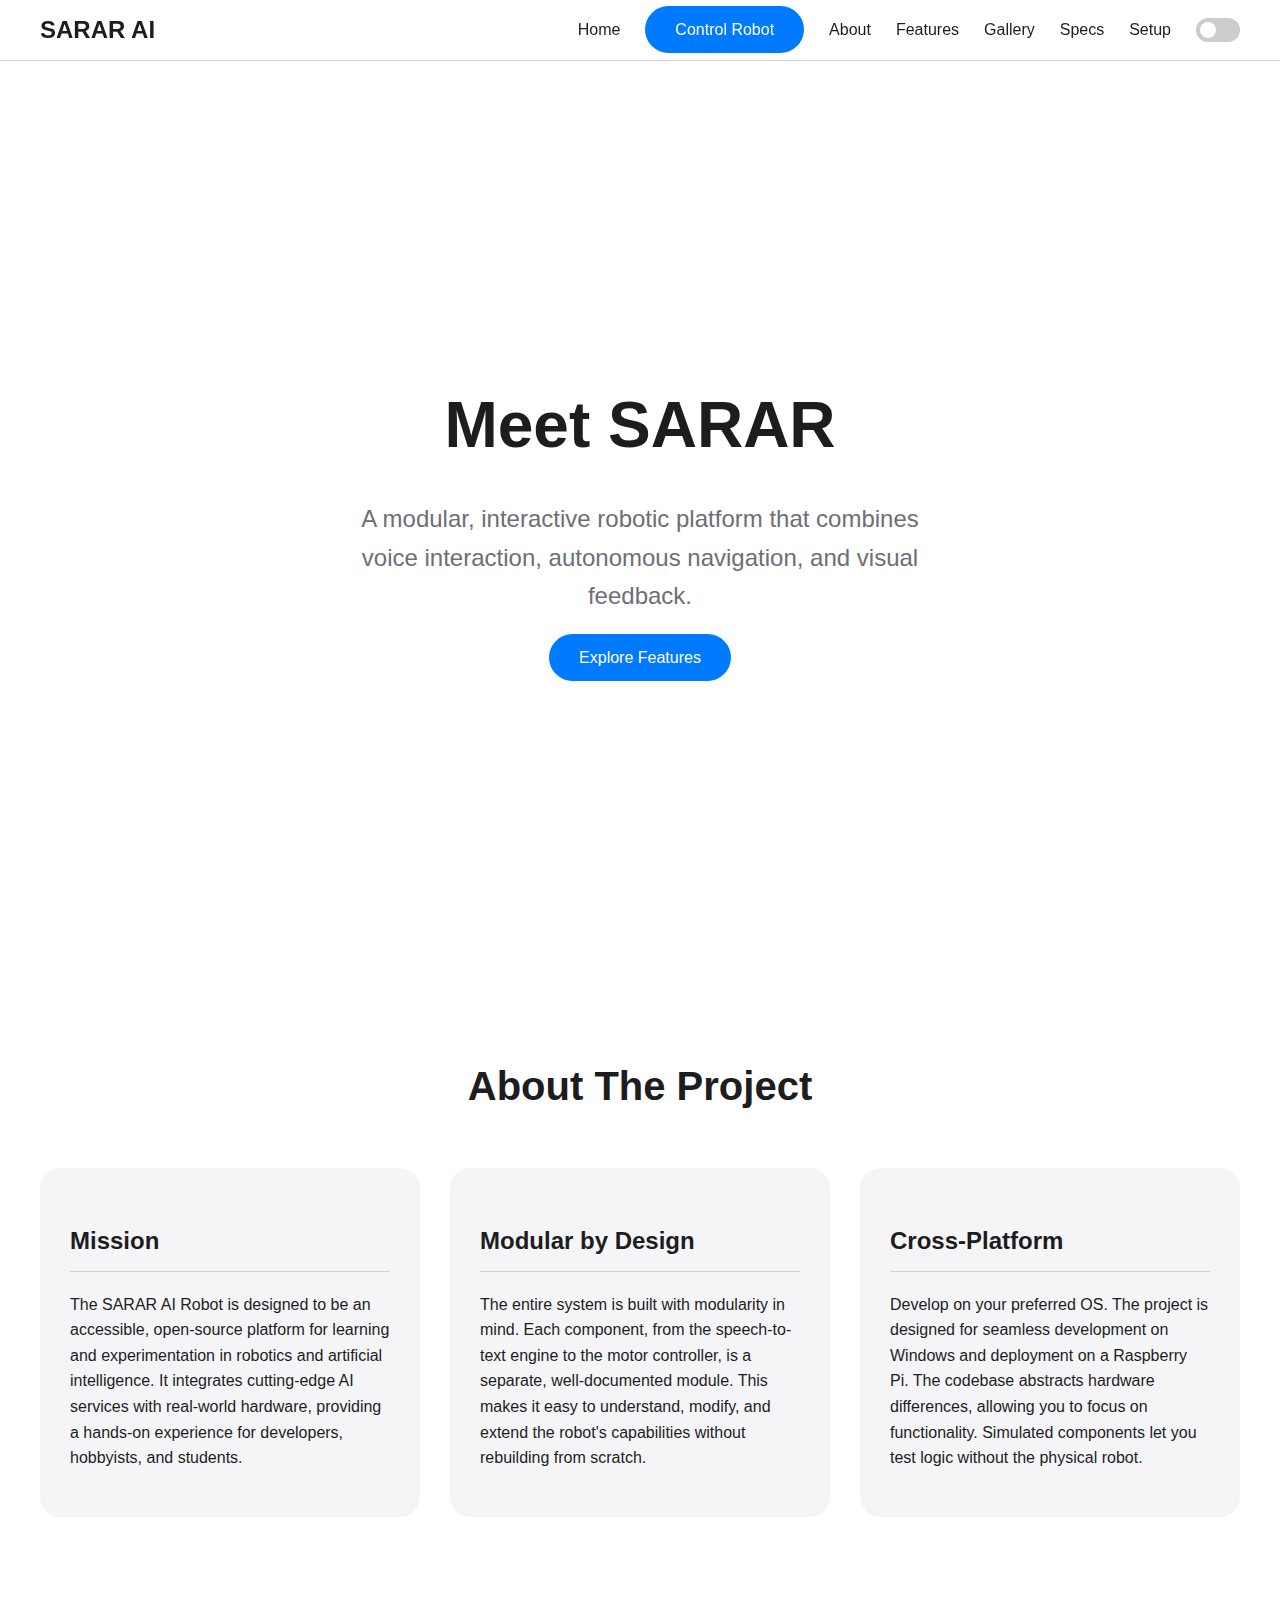
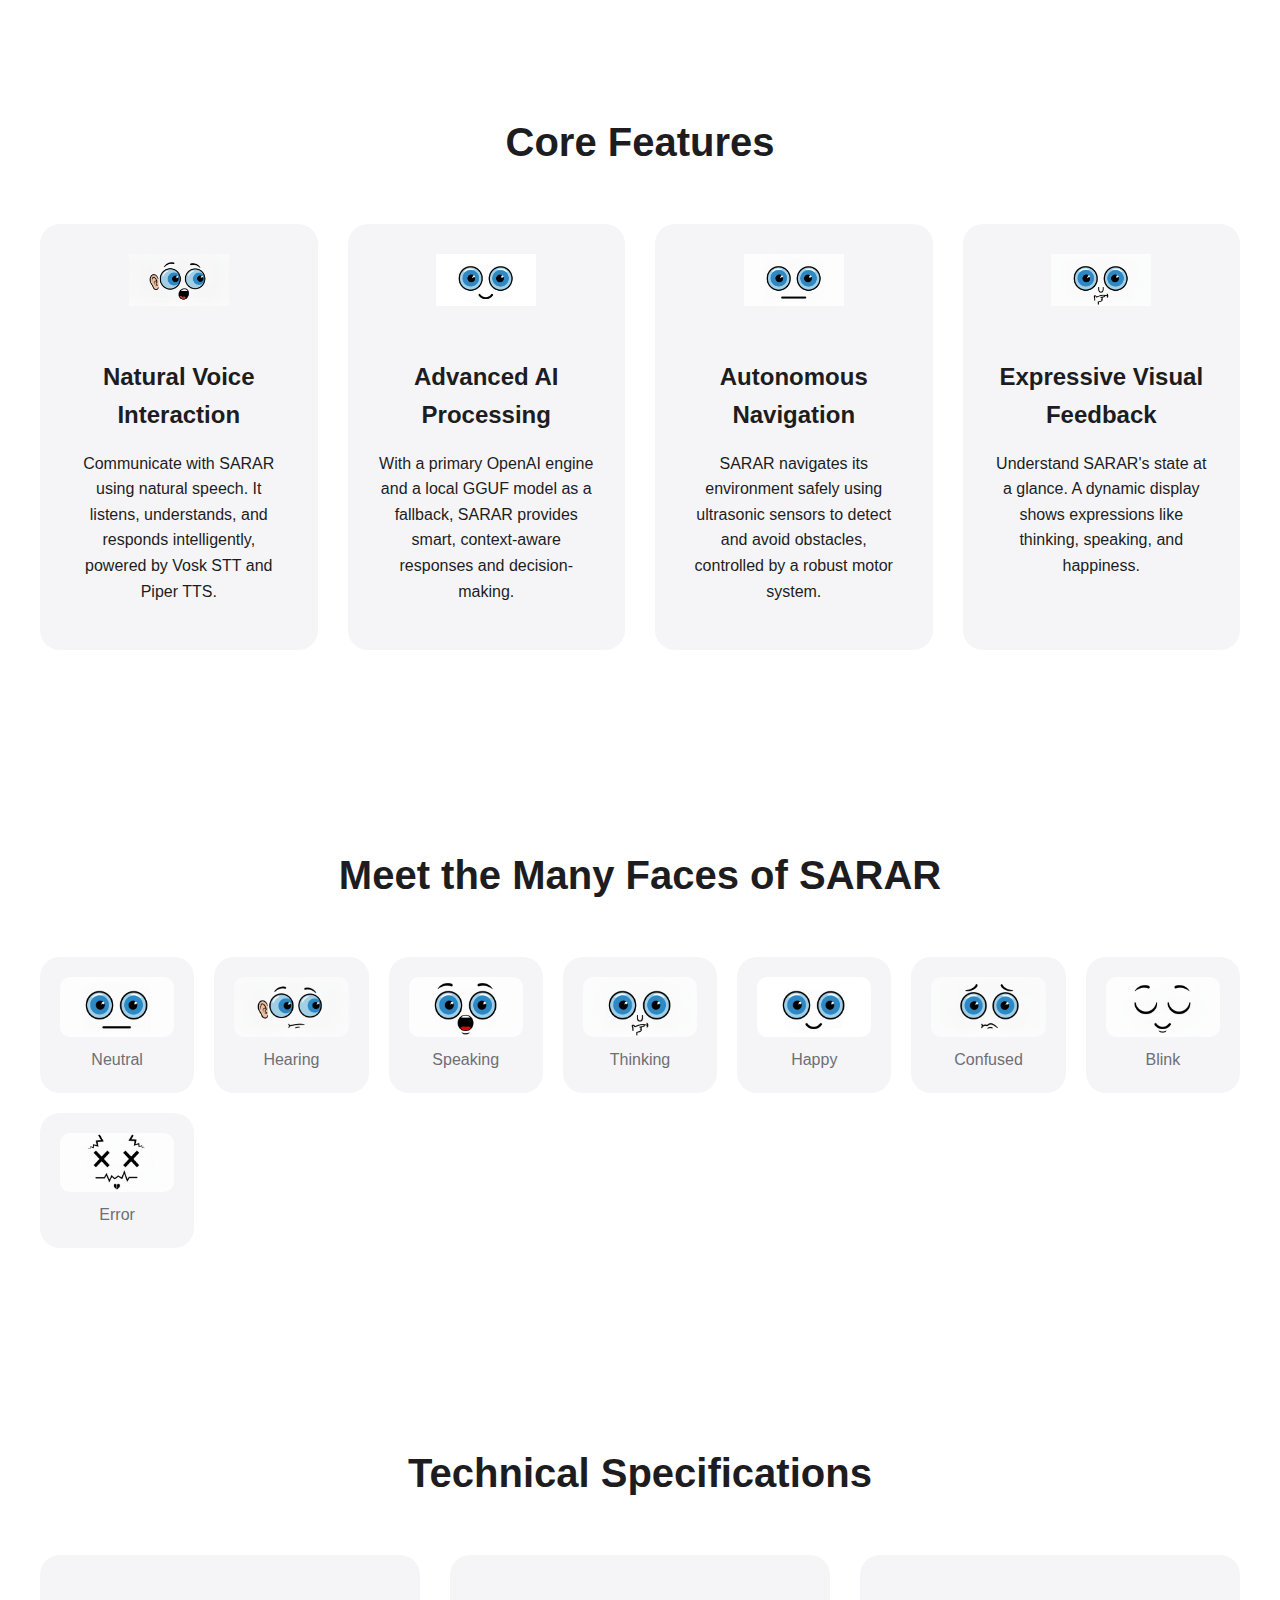
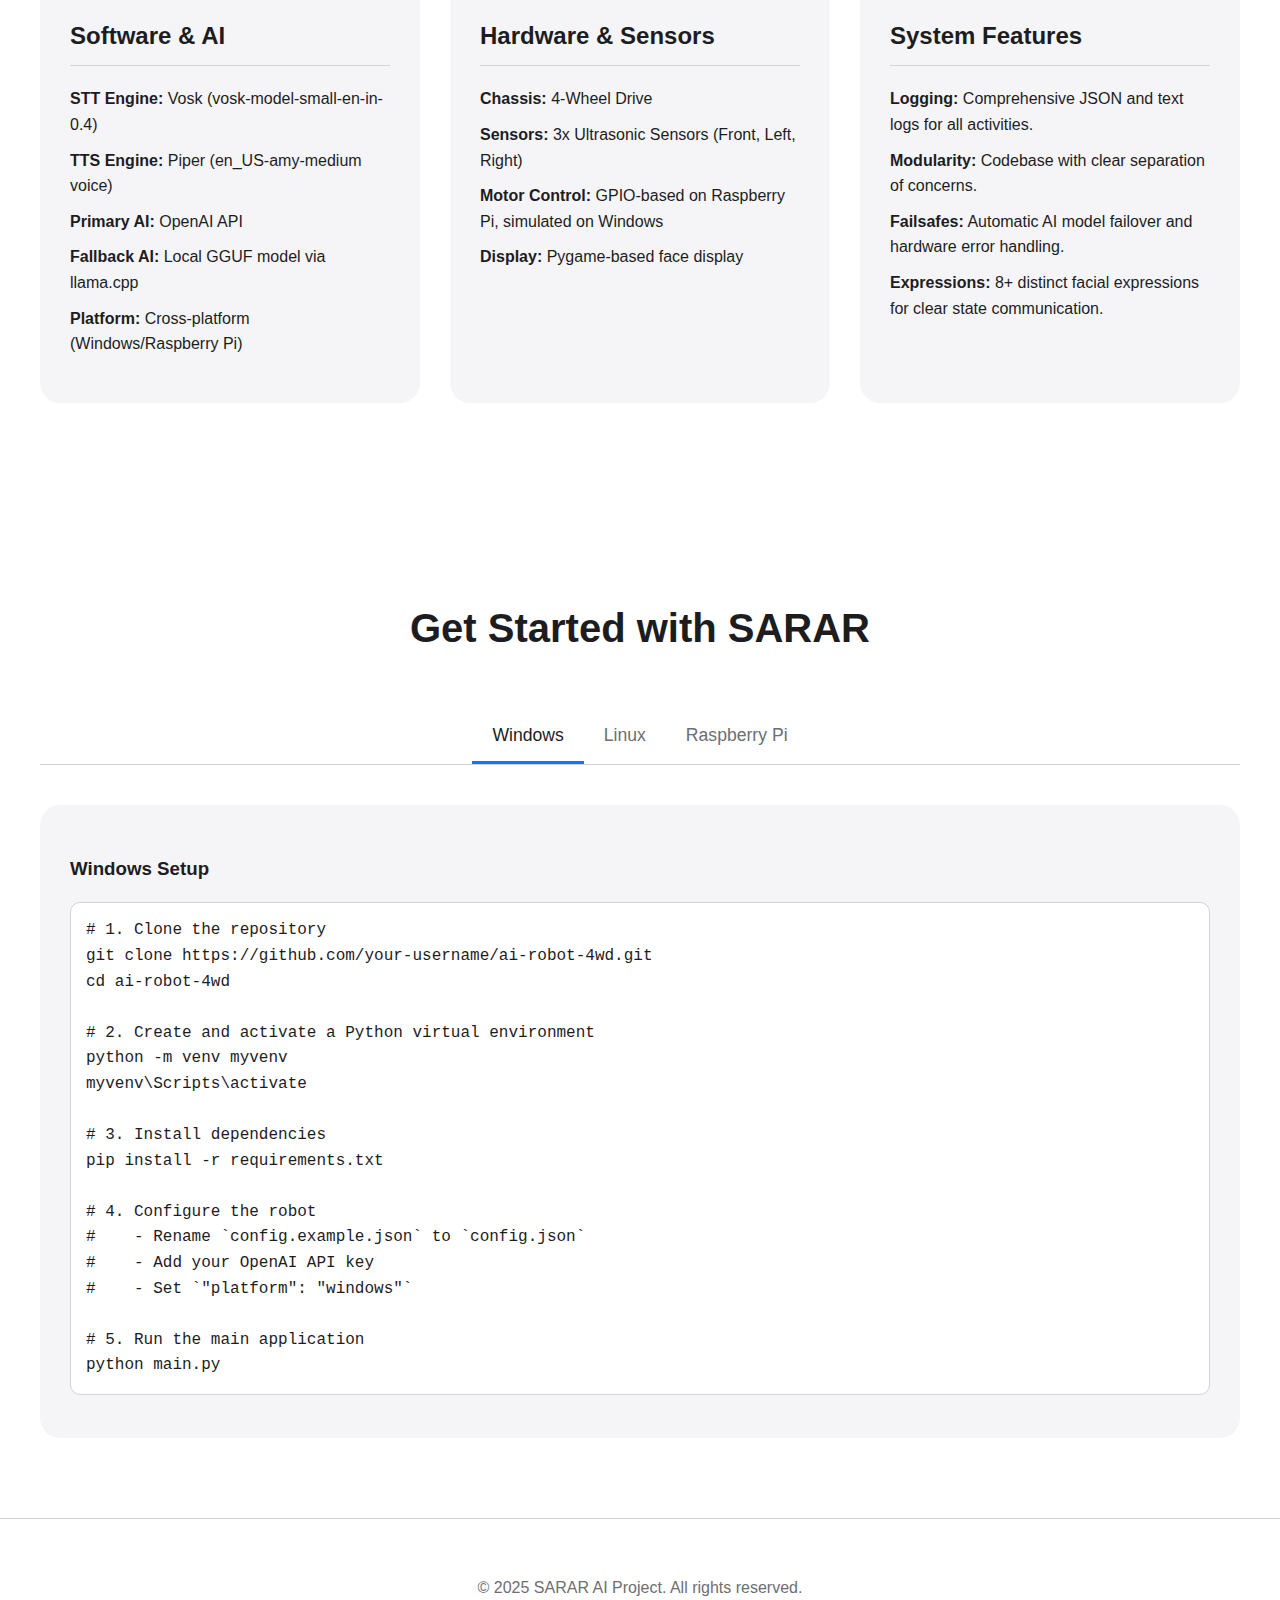
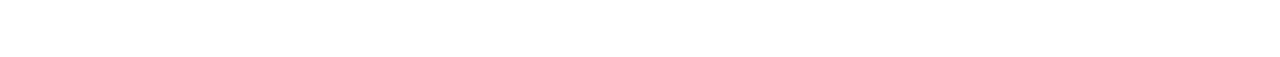
<file: src/index.html>
<!DOCTYPE html>
<html lang="en" data-theme="light">
<head>
    <meta charset="UTF-8">
    <meta name="viewport" content="width=device-width, initial-scale=1.0">
    <title>SARAR AI Robot</title>
    <link rel="stylesheet" href="static/css/style.css">
</head>
<body>

    <header>
        <nav>
            <div class="logo">SARAR AI</div>
            <ul>
                <li><a href="#hero">Home</a></li>
                <li><a href="control.html" class="cta-button">Control Robot</a></li>
                <li><a href="#about">About</a></li>
                <li><a href="#features">Features</a></li>
                <li><a href="#gallery">Gallery</a></li>
                <li><a href="#specs">Specs</a></li>
                <li><a href="#setup">Setup</a></li>
                <li>
                    <div class="theme-switch-wrapper">
                        <label class="theme-switch" for="checkbox">
                            <input type="checkbox" id="checkbox" />
                            <div class="slider round"></div>
                        </label>
                    </div>
                </li>
            </ul>
        </nav>
    </header>

    <main>
        <section id="hero">
            <div class="hero-content">
                <h1>Meet SARAR</h1>
                <p class="subtitle">A modular, interactive robotic platform that combines voice interaction, autonomous navigation, and visual feedback.</p>
                <a href="#features" class="cta-button">Explore Features</a>
            </div>
        </section>

        <section id="about">
            <h2>About The Project</h2>
            <div class="about-container">
                <div class="about-item">
                    <h3>Mission</h3>
                    <p>The SARAR AI Robot is designed to be an accessible, open-source platform for learning and experimentation in robotics and artificial intelligence. It integrates cutting-edge AI services with real-world hardware, providing a hands-on experience for developers, hobbyists, and students.</p>
                </div>
                <div class="about-item">
                    <h3>Modular by Design</h3>
                    <p>The entire system is built with modularity in mind. Each component, from the speech-to-text engine to the motor controller, is a separate, well-documented module. This makes it easy to understand, modify, and extend the robot's capabilities without rebuilding from scratch.</p>
                </div>
                <div class="about-item">
                    <h3>Cross-Platform</h3>
                    <p>Develop on your preferred OS. The project is designed for seamless development on Windows and deployment on a Raspberry Pi. The codebase abstracts hardware differences, allowing you to focus on functionality. Simulated components let you test logic without the physical robot.</p>
                </div>
            </div>
        </section>

        <section id="features">
            <h2>Core Features</h2>
            <div class="feature-grid">
                <div class="feature-card">
                    <img src="static/images/speaking_hearing.png" alt="Voice Interaction">
                    <h3>Natural Voice Interaction</h3>
                    <p>Communicate with SARAR using natural speech. It listens, understands, and responds intelligently, powered by Vosk STT and Piper TTS.</p>
                </div>
                <div class="feature-card">
                    <img src="static/images/happy.png" alt="AI Processing">
                    <h3>Advanced AI Processing</h3>
                    <p>With a primary OpenAI engine and a local GGUF model as a fallback, SARAR provides smart, context-aware responses and decision-making.</p>
                </div>
                <div class="feature-card">
                    <img src="static/images/neutral.png" alt="Autonomous Navigation">
                    <h3>Autonomous Navigation</h3>
                    <p>SARAR navigates its environment safely using ultrasonic sensors to detect and avoid obstacles, controlled by a robust motor system.</p>
                </div>
                <div class="feature-card">
                    <img src="static/images/thinking.png" alt="Visual Feedback">
                    <h3>Expressive Visual Feedback</h3>
                    <p>Understand SARAR's state at a glance. A dynamic display shows expressions like thinking, speaking, and happiness.</p>
                </div>
            </div>
        </section>

        <section id="gallery">
            <h2>Meet the Many Faces of SARAR</h2>
            <div class="gallery-grid">
                <figure><img src="static/images/neutral.png" alt="Neutral Face"><figcaption>Neutral</figcaption></figure>
                <figure><img src="static/images/hearing.png" alt="Hearing Face"><figcaption>Hearing</figcaption></figure>
                <figure><img src="static/images/speaking.png" alt="Speaking Face"><figcaption>Speaking</figcaption></figure>
                <figure><img src="static/images/thinking.png" alt="Thinking Face"><figcaption>Thinking</figcaption></figure>
                <figure><img src="static/images/happy.png" alt="Happy Face"><figcaption>Happy</figcaption></figure>
                <figure><img src="static/images/confused.png" alt="Confused Face"><figcaption>Confused</figcaption></figure>
                <figure><img src="static/images/blink.png" alt="Blinking Face"><figcaption>Blink</figcaption></figure>
                <figure><img src="static/images/crashed.png" alt="Crashed Face"><figcaption>Error</figcaption></figure>
            </div>
        </section>

        <section id="specs">
            <h2>Technical Specifications</h2>
            <div class="specs-container">
                <div class="spec-item">
                    <h4>Software & AI</h4>
                    <ul>
                        <li><strong>STT Engine:</strong> Vosk (vosk-model-small-en-in-0.4)</li>
                        <li><strong>TTS Engine:</strong> Piper (en_US-amy-medium voice)</li>
                        <li><strong>Primary AI:</strong> OpenAI API</li>
                        <li><strong>Fallback AI:</strong> Local GGUF model via llama.cpp</li>
                        <li><strong>Platform:</strong> Cross-platform (Windows/Raspberry Pi)</li>
                    </ul>
                </div>
                <div class="spec-item">
                    <h4>Hardware & Sensors</h4>
                    <ul>
                        <li><strong>Chassis:</strong> 4-Wheel Drive</li>
                        <li><strong>Sensors:</strong> 3x Ultrasonic Sensors (Front, Left, Right)</li>
                        <li><strong>Motor Control:</strong> GPIO-based on Raspberry Pi, simulated on Windows</li>
                        <li><strong>Display:</strong> Pygame-based face display</li>
                    </ul>
                </div>
                <div class="spec-item">
                    <h4>System Features</h4>
                    <ul>
                        <li><strong>Logging:</strong> Comprehensive JSON and text logs for all activities.</li>
                        <li><strong>Modularity:</strong> Codebase with clear separation of concerns.</li>
                        <li><strong>Failsafes:</strong> Automatic AI model failover and hardware error handling.</li>
                        <li><strong>Expressions:</strong> 8+ distinct facial expressions for clear state communication.</li>
                    </ul>
                </div>
            </div>
        </section>

        <section id="setup">
            <h2>Get Started with SARAR</h2>
            <div class="tabs">
                <button class="tab-button active" data-for-tab="windows">Windows</button>
                <button class="tab-button" data-for-tab="linux">Linux</button>
                <button class="tab-button" data-for-tab="pi">Raspberry Pi</button>
            </div>

            <div class="tab-content active" data-tab="windows">
                <h3>Windows Setup</h3>
                <pre><code># 1. Clone the repository
git clone https://github.com/your-username/ai-robot-4wd.git
cd ai-robot-4wd

# 2. Create and activate a Python virtual environment
python -m venv myvenv
myvenv\Scripts\activate

# 3. Install dependencies
pip install -r requirements.txt

# 4. Configure the robot
#    - Rename `config.example.json` to `config.json`
#    - Add your OpenAI API key
#    - Set `"platform": "windows"`

# 5. Run the main application
python main.py</code></pre>
            </div>

            <div class="tab-content" data-tab="linux">
                <h3>Linux Setup</h3>
                <pre><code># 1. Clone the repository
git clone https://github.com/your-username/ai-robot-4wd.git
cd ai-robot-4wd

# 2. Create and activate a Python virtual environment
python3 -m venv myvenv
source myvenv/bin/activate

# 3. Install dependencies
pip install -r requirements.txt

# 4. Configure the robot
#    - Rename `config.example.json` to `config.json`
#    - Add your OpenAI API key
#    - Set `"platform": "windows"` (for simulation) or `"raspberry_pi"` if using hardware

# 5. Run the main application
python3 main.py</code></pre>
            </div>

            <div class="tab-content" data-tab="pi">
                <h3>Raspberry Pi Setup</h3>
                <pre><code># 1. Clone the repository
git clone https://github.com/your-username/ai-robot-4wd.git
cd ai-robot-4wd

# 2. Create and activate a Python virtual environment
python3 -m venv myvenv
source myvenv/bin/activate

# 3. Install dependencies
pip install -r requirements.txt
# Note: You may need to install additional system libraries for some dependencies.
# e.g., sudo apt-get install portaudio19-dev

# 4. Configure the robot
#    - Rename `config.example.json` to `config.json`
#    - Add your OpenAI API key
#    - Set `"platform": "raspberry_pi"`
#    - Configure your GPIO pins for motors and sensors

# 5. Run the main application
python3 main.py</code></pre>
            </div>
        </section>

    </main>

    <footer>
        <p>&copy; 2025 SARAR AI Project. All rights reserved.</p>
    </footer>

    <script src="static/js/script.js"></script>
</body>
</html>
</file>
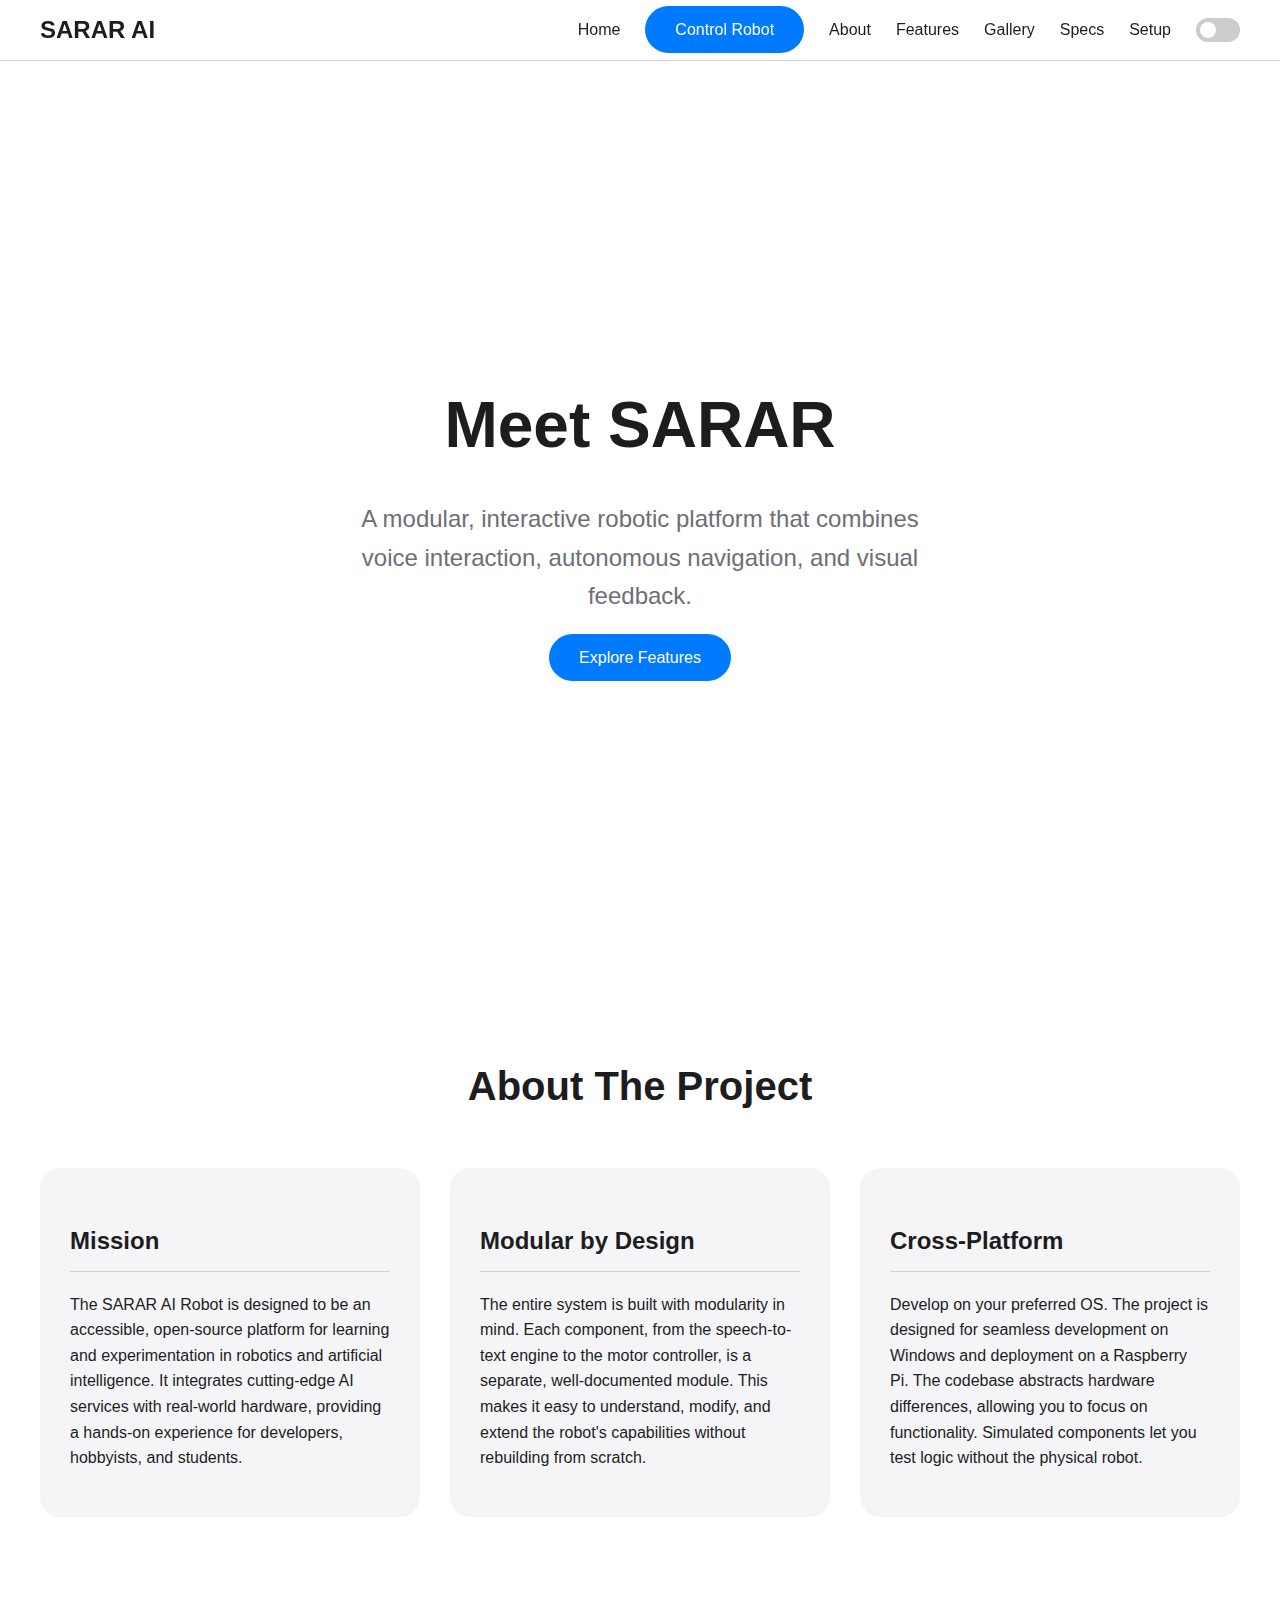
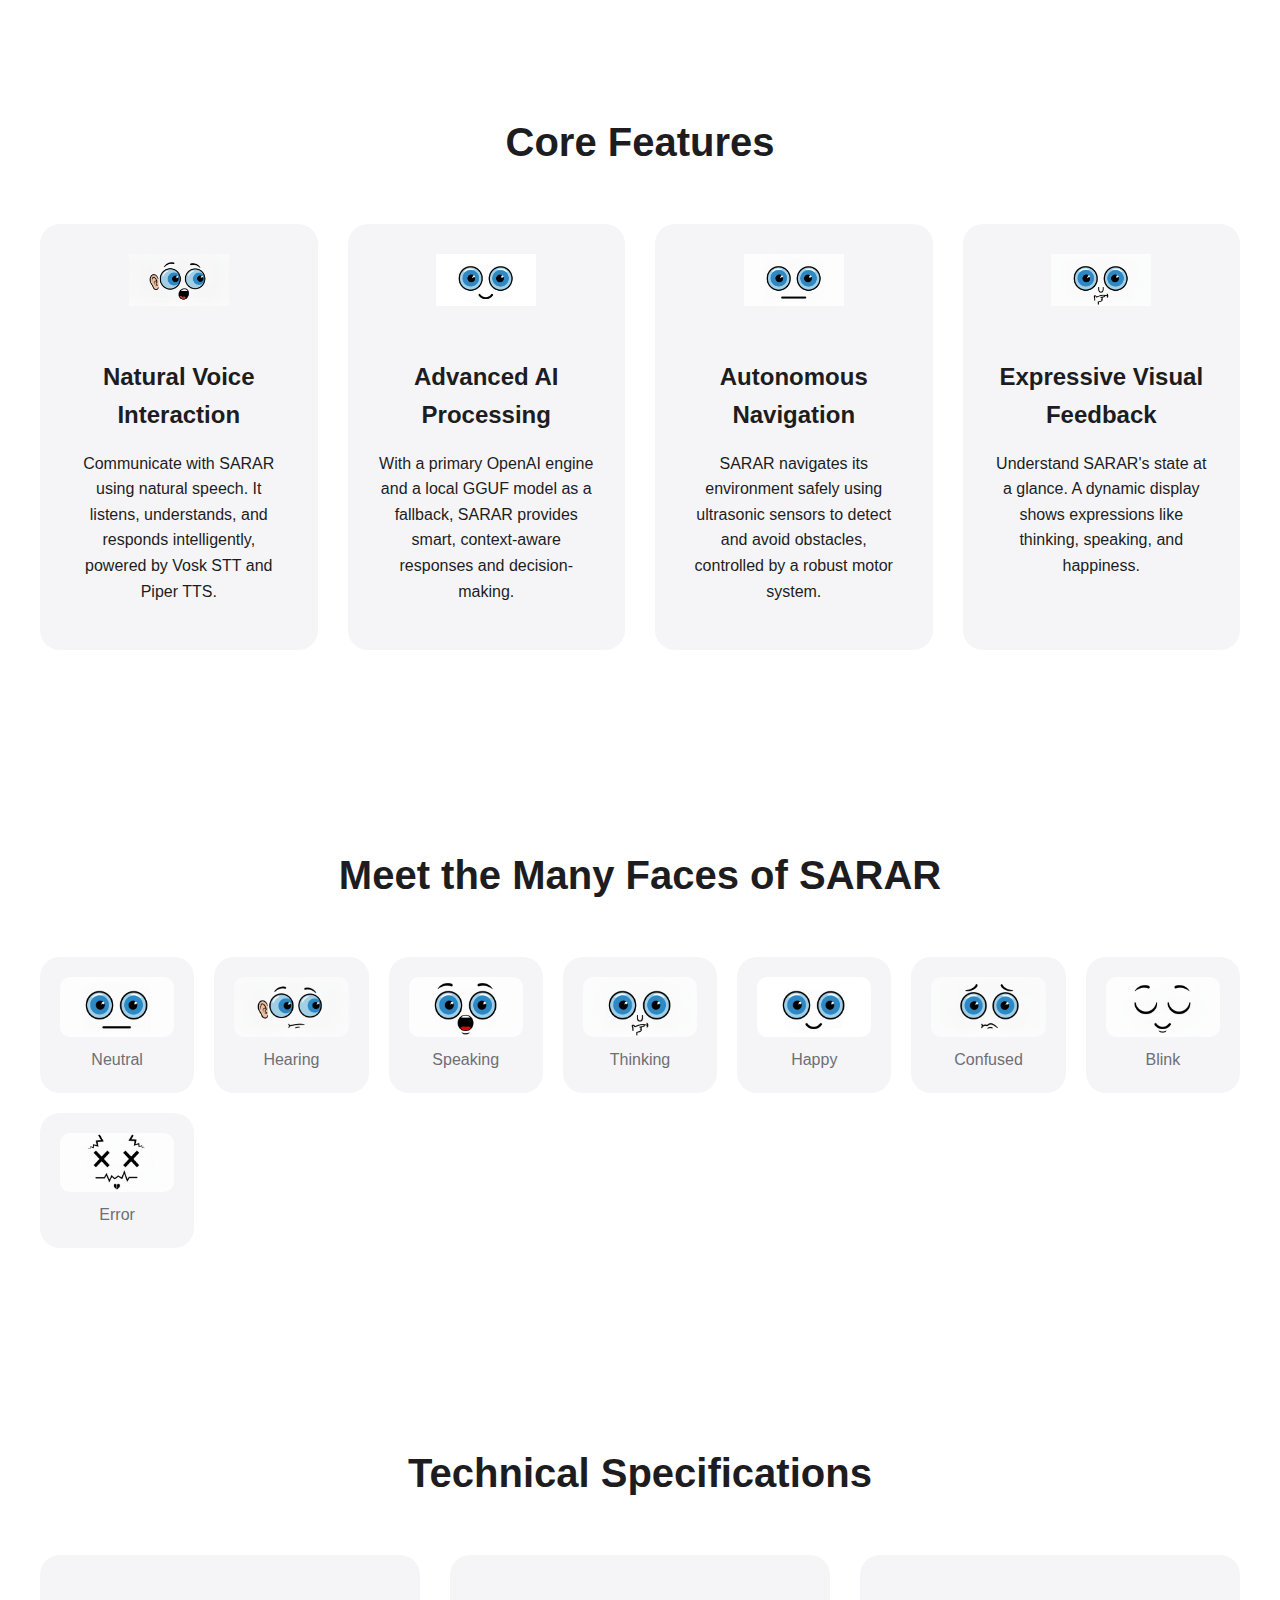
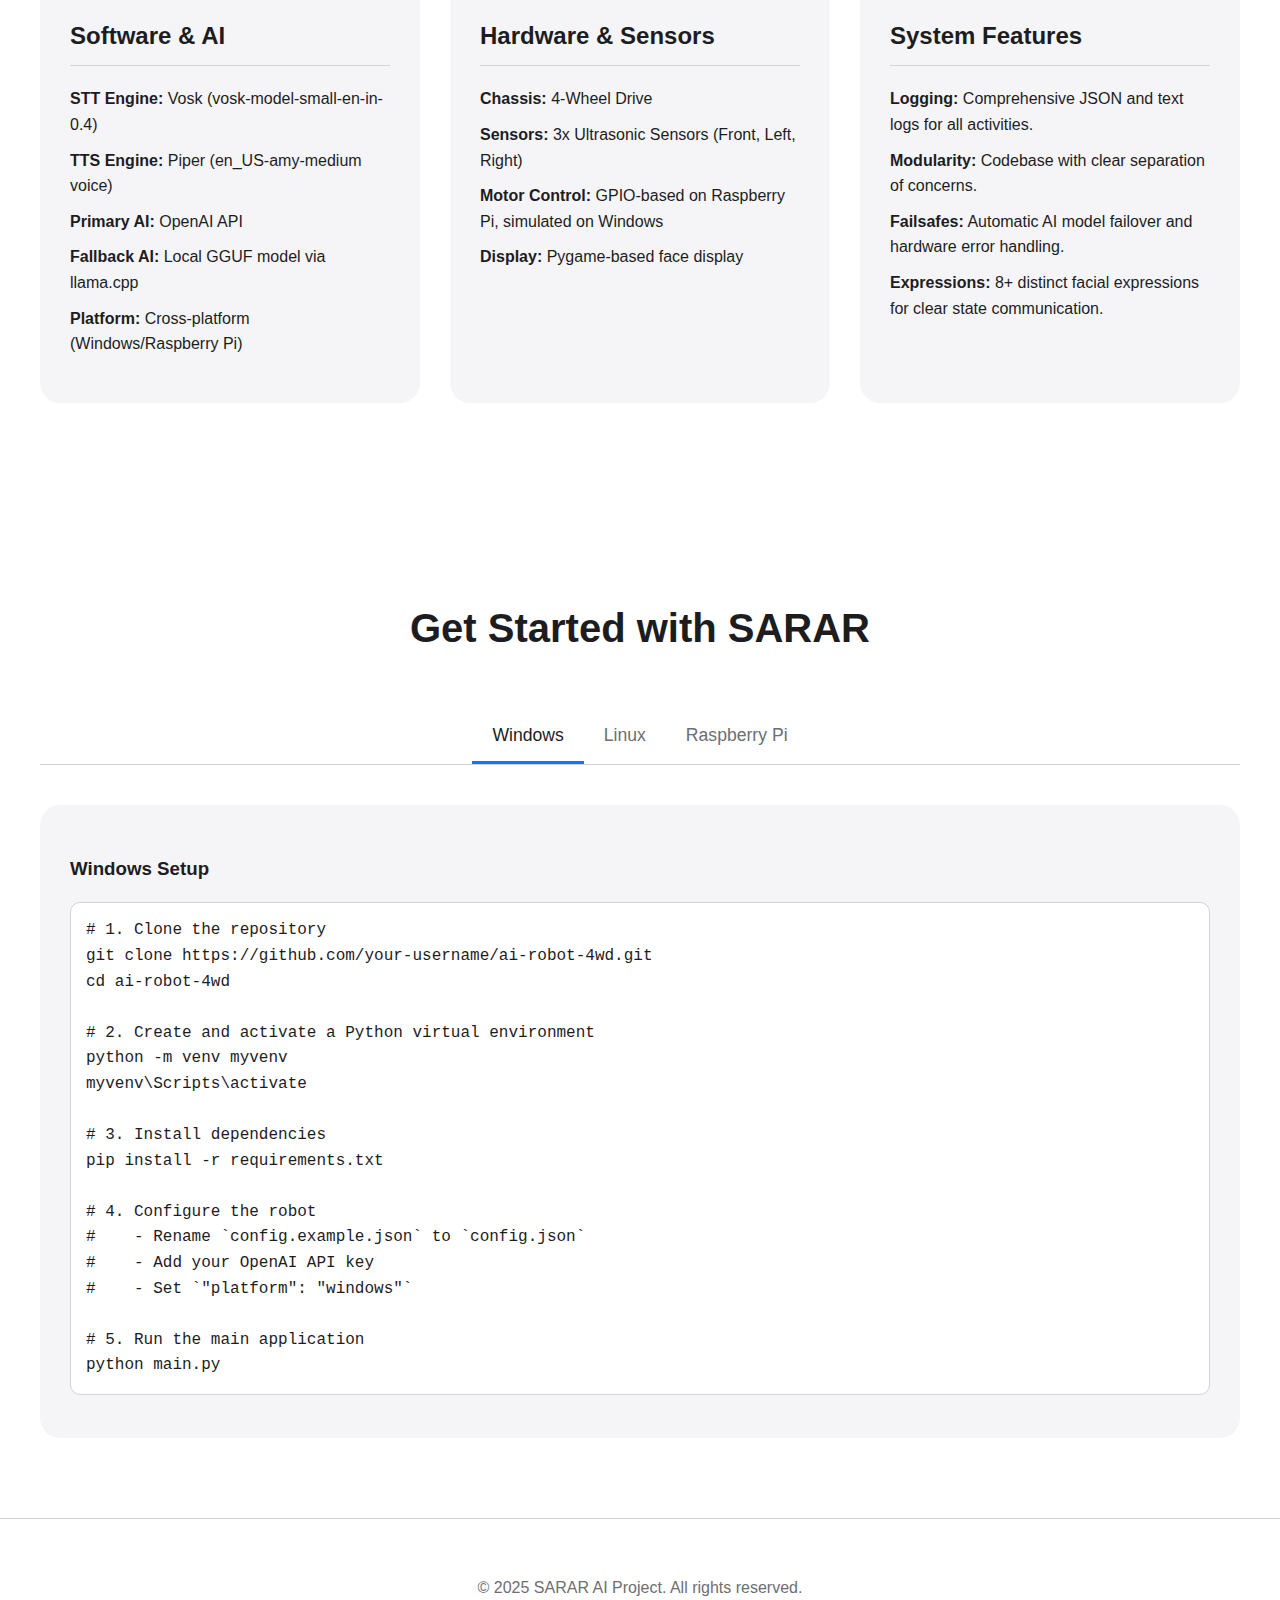
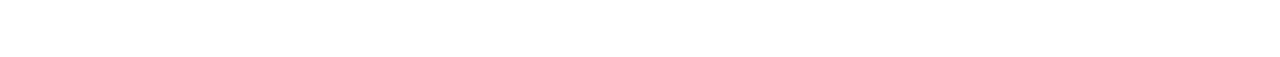
<file: src/templates/index.html>
<!DOCTYPE html>
<html lang="en" data-theme="light">
<head>
    <meta charset="UTF-8">
    <meta name="viewport" content="width=device-width, initial-scale=1.0">
    <title>SARAR AI Robot</title>
    <link rel="stylesheet" href="../static/css/style.css">
</head>
<body>

    <header>
        <nav>
            <div class="logo">SARAR AI</div>
            <ul>
                <li><a href="#hero">Home</a></li>
                <li><a href="control.html" class="cta-button">Control Robot</a></li>
                <li><a href="#about">About</a></li>
                <li><a href="#features">Features</a></li>
                <li><a href="#gallery">Gallery</a></li>
                <li><a href="#specs">Specs</a></li>
                <li><a href="#setup">Setup</a></li>
                <li>
                    <div class="theme-switch-wrapper">
                        <label class="theme-switch" for="checkbox">
                            <input type="checkbox" id="checkbox" />
                            <div class="slider round"></div>
                        </label>
                    </div>
                </li>
            </ul>
        </nav>
    </header>

    <main>
        <section id="hero">
            <div class="hero-content">
                <h1>Meet SARAR</h1>
                <p class="subtitle">A modular, interactive robotic platform that combines voice interaction, autonomous navigation, and visual feedback.</p>
                <a href="#features" class="cta-button">Explore Features</a>
            </div>
        </section>

        <section id="about">
            <h2>About The Project</h2>
            <div class="about-container">
                <div class="about-item">
                    <h3>Mission</h3>
                    <p>The SARAR AI Robot is designed to be an accessible, open-source platform for learning and experimentation in robotics and artificial intelligence. It integrates cutting-edge AI services with real-world hardware, providing a hands-on experience for developers, hobbyists, and students.</p>
                </div>
                <div class="about-item">
                    <h3>Modular by Design</h3>
                    <p>The entire system is built with modularity in mind. Each component, from the speech-to-text engine to the motor controller, is a separate, well-documented module. This makes it easy to understand, modify, and extend the robot's capabilities without rebuilding from scratch.</p>
                </div>
                <div class="about-item">
                    <h3>Cross-Platform</h3>
                    <p>Develop on your preferred OS. The project is designed for seamless development on Windows and deployment on a Raspberry Pi. The codebase abstracts hardware differences, allowing you to focus on functionality. Simulated components let you test logic without the physical robot.</p>
                </div>
            </div>
        </section>

        <section id="features">
            <h2>Core Features</h2>
            <div class="feature-grid">
                <div class="feature-card">
                    <img src="../static/images/speaking_hearing.png" alt="Voice Interaction">
                    <h3>Natural Voice Interaction</h3>
                    <p>Communicate with SARAR using natural speech. It listens, understands, and responds intelligently, powered by Vosk STT and Piper TTS.</p>
                </div>
                <div class="feature-card">
                    <img src="../static/images/happy.png" alt="AI Processing">
                    <h3>Advanced AI Processing</h3>
                    <p>With a primary OpenAI engine and a local GGUF model as a fallback, SARAR provides smart, context-aware responses and decision-making.</p>
                </div>
                <div class="feature-card">
                    <img src="../static/images/neutral.png" alt="Autonomous Navigation">
                    <h3>Autonomous Navigation</h3>
                    <p>SARAR navigates its environment safely using ultrasonic sensors to detect and avoid obstacles, controlled by a robust motor system.</p>
                </div>
                <div class="feature-card">
                    <img src="../static/images/thinking.png" alt="Visual Feedback">
                    <h3>Expressive Visual Feedback</h3>
                    <p>Understand SARAR's state at a glance. A dynamic display shows expressions like thinking, speaking, and happiness.</p>
                </div>
            </div>
        </section>

        <section id="gallery">
            <h2>Meet the Many Faces of SARAR</h2>
            <div class="gallery-grid">
                <figure><img src="../static/images/neutral.png" alt="Neutral Face"><figcaption>Neutral</figcaption></figure>
                <figure><img src="../static/images/hearing.png" alt="Hearing Face"><figcaption>Hearing</figcaption></figure>
                <figure><img src="../static/images/speaking.png" alt="Speaking Face"><figcaption>Speaking</figcaption></figure>
                <figure><img src="../static/images/thinking.png" alt="Thinking Face"><figcaption>Thinking</figcaption></figure>
                <figure><img src="../static/images/happy.png" alt="Happy Face"><figcaption>Happy</figcaption></figure>
                <figure><img src="../static/images/confused.png" alt="Confused Face"><figcaption>Confused</figcaption></figure>
                <figure><img src="../static/images/blink.png" alt="Blinking Face"><figcaption>Blink</figcaption></figure>
                <figure><img src="../static/images/crashed.png" alt="Crashed Face"><figcaption>Error</figcaption></figure>
            </div>
        </section>

        <section id="specs">
            <h2>Technical Specifications</h2>
            <div class="specs-container">
                <div class="spec-item">
                    <h4>Software & AI</h4>
                    <ul>
                        <li><strong>STT Engine:</strong> Vosk (vosk-model-small-en-in-0.4)</li>
                        <li><strong>TTS Engine:</strong> Piper (en_US-amy-medium voice)</li>
                        <li><strong>Primary AI:</strong> OpenAI API</li>
                        <li><strong>Fallback AI:</strong> Local GGUF model via llama.cpp</li>
                        <li><strong>Platform:</strong> Cross-platform (Windows/Raspberry Pi)</li>
                    </ul>
                </div>
                <div class="spec-item">
                    <h4>Hardware & Sensors</h4>
                    <ul>
                        <li><strong>Chassis:</strong> 4-Wheel Drive</li>
                        <li><strong>Sensors:</strong> 3x Ultrasonic Sensors (Front, Left, Right)</li>
                        <li><strong>Motor Control:</strong> GPIO-based on Raspberry Pi, simulated on Windows</li>
                        <li><strong>Display:</strong> Pygame-based face display</li>
                    </ul>
                </div>
                <div class="spec-item">
                    <h4>System Features</h4>
                    <ul>
                        <li><strong>Logging:</strong> Comprehensive JSON and text logs for all activities.</li>
                        <li><strong>Modularity:</strong> Codebase with clear separation of concerns.</li>
                        <li><strong>Failsafes:</strong> Automatic AI model failover and hardware error handling.</li>
                        <li><strong>Expressions:</strong> 8+ distinct facial expressions for clear state communication.</li>
                    </ul>
                </div>
            </div>
        </section>

        <section id="setup">
            <h2>Get Started with SARAR</h2>
            <div class="tabs">
                <button class="tab-button active" data-for-tab="windows">Windows</button>
                <button class="tab-button" data-for-tab="linux">Linux</button>
                <button class="tab-button" data-for-tab="pi">Raspberry Pi</button>
            </div>

            <div class="tab-content active" data-tab="windows">
                <h3>Windows Setup</h3>
                <pre><code># 1. Clone the repository
git clone https://github.com/your-username/ai-robot-4wd.git
cd ai-robot-4wd

# 2. Create and activate a Python virtual environment
python -m venv myvenv
myvenv\Scripts\activate

# 3. Install dependencies
pip install -r requirements.txt

# 4. Configure the robot
#    - Rename `config.example.json` to `config.json`
#    - Add your OpenAI API key
#    - Set `"platform": "windows"`

# 5. Run the main application
python main.py</code></pre>
            </div>

            <div class="tab-content" data-tab="linux">
                <h3>Linux Setup</h3>
                <pre><code># 1. Clone the repository
git clone https://github.com/your-username/ai-robot-4wd.git
cd ai-robot-4wd

# 2. Create and activate a Python virtual environment
python3 -m venv myvenv
source myvenv/bin/activate

# 3. Install dependencies
pip install -r requirements.txt

# 4. Configure the robot
#    - Rename `config.example.json` to `config.json`
#    - Add your OpenAI API key
#    - Set `"platform": "windows"` (for simulation) or `"raspberry_pi"` if using hardware

# 5. Run the main application
python3 main.py</code></pre>
            </div>

            <div class="tab-content" data-tab="pi">
                <h3>Raspberry Pi Setup</h3>
                <pre><code># 1. Clone the repository
git clone https://github.com/your-username/ai-robot-4wd.git
cd ai-robot-4wd

# 2. Create and activate a Python virtual environment
python3 -m venv myvenv
source myvenv/bin/activate

# 3. Install dependencies
pip install -r requirements.txt
# Note: You may need to install additional system libraries for some dependencies.
# e.g., sudo apt-get install portaudio19-dev

# 4. Configure the robot
#    - Rename `config.example.json` to `config.json`
#    - Add your OpenAI API key
#    - Set `"platform": "raspberry_pi"`
#    - Configure your GPIO pins for motors and sensors

# 5. Run the main application
python3 main.py</code></pre>
            </div>
        </section>

    </main>

    <footer>
        <p>&copy; 2025 SARAR AI Project. All rights reserved.</p>
    </footer>

    <script src="../static/js/script.js"></script>
</body>
</html>
</file>
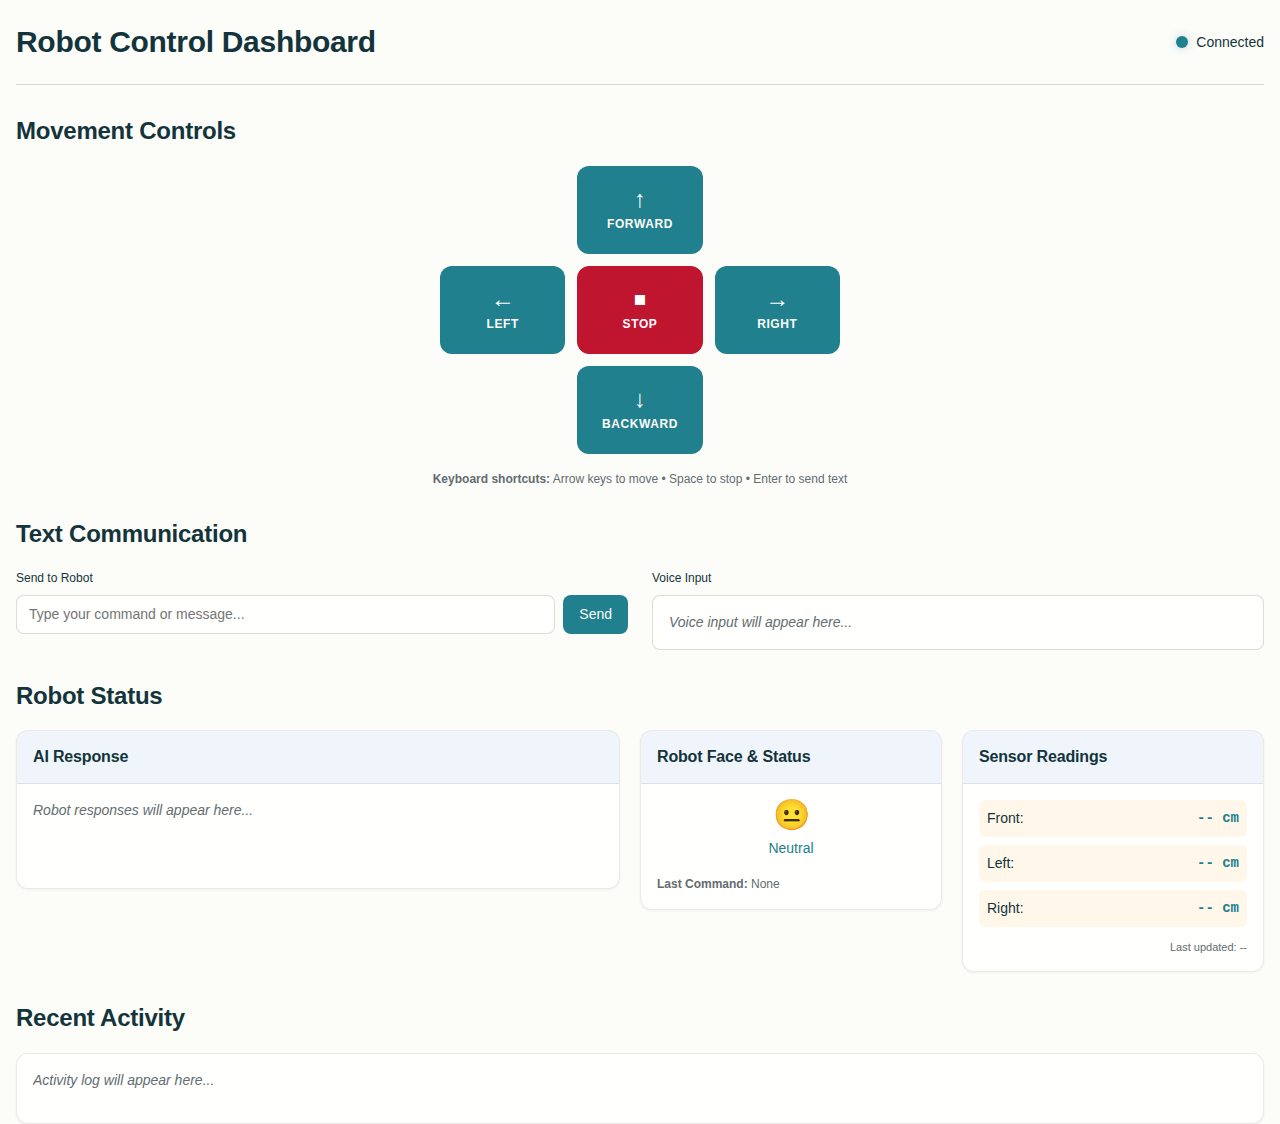
<file: src/control.html>
<!DOCTYPE html>
<html lang="en">
<head>
    <meta charset="UTF-8">
    <meta name="viewport" content="width=device-width, initial-scale=1.0">
    <title>Robot Control Dashboard</title>
    <link rel="stylesheet" href="static/css/style2.css">
</head>
<body>
    <div class="container">
        <header class="dashboard-header">
            <h1>Robot Control Dashboard</h1>
            <div class="connection-status">
                <div class="status-indicator" id="connectionStatus"></div>
                <span id="connectionText">Connected</span>
            </div>
        </header>

        <!-- Control Section -->
        <section class="control-section">
            <h2>Movement Controls</h2>
            <div class="control-grid">
                <button class="btn btn--primary control-btn" id="forwardBtn" data-command="move_forward">
                    <span class="control-icon">↑</span>
                    <span class="control-label">Forward</span>
                </button>
                <button class="btn btn--primary control-btn" id="leftBtn" data-command="turn_left">
                    <span class="control-icon">←</span>
                    <span class="control-label">Left</span>
                </button>
                <button class="btn btn--outline control-btn stop-btn" id="stopBtn" data-command="stop">
                    <span class="control-icon">⏹</span>
                    <span class="control-label">Stop</span>
                </button>
                <button class="btn btn--primary control-btn" id="rightBtn" data-command="turn_right">
                    <span class="control-icon">→</span>
                    <span class="control-label">Right</span>
                </button>
                <button class="btn btn--primary control-btn" id="backwardBtn" data-command="move_backward">
                    <span class="control-icon">↓</span>
                    <span class="control-label">Backward</span>
                </button>
            </div>
            <div class="keyboard-help">
                <p><strong>Keyboard shortcuts:</strong> Arrow keys to move • Space to stop • Enter to send text</p>
            </div>
        </section>

        <!-- Text Communication Section -->
        <section class="communication-section">
            <h2>Text Communication</h2>
            <div class="communication-grid">
                <div class="input-group">
                    <label class="form-label" for="textInput">Send to Robot</label>
                    <div class="input-with-button">
                        <input type="text" class="form-control" id="textInput" placeholder="Type your command or message...">
                        <button class="btn btn--primary" id="sendBtn">Send</button>
                    </div>
                </div>
                <div class="input-group">
                    <label class="form-label">Voice Input</label>
                    <div class="voice-display" id="voiceDisplay">
                        <span class="placeholder-text">Voice input will appear here...</span>
                    </div>
                </div>
            </div>
        </section>

        <!-- Robot Status Display -->
        <section class="status-section">
            <h2>Robot Status</h2>
            <div class="status-grid">
                <div class="card status-card">
                    <div class="card__header">
                        <h3>AI Response</h3>
                    </div>
                    <div class="card__body">
                        <div class="response-display" id="aiResponse">
                            <p class="placeholder-text">Robot responses will appear here...</p>
                        </div>
                        <div class="response-timestamp" id="responseTimestamp"></div>
                    </div>
                </div>

                <div class="card status-card">
                    <div class="card__header">
                        <h3>Robot Face & Status</h3>
                    </div>
                    <div class="card__body">
                        <div class="face-display">
                            <div class="face-emoji" id="faceEmoji">😐</div>
                            <div class="face-status" id="faceStatus">neutral</div>
                        </div>
                        <div class="last-command">
                            <strong>Last Command:</strong> <span id="lastCommand">None</span>
                        </div>
                    </div>
                </div>

                <div class="card status-card">
                    <div class="card__header">
                        <h3>Sensor Readings</h3>
                    </div>
                    <div class="card__body">
                        <div class="sensor-grid">
                            <div class="sensor-reading">
                                <span class="sensor-label">Front:</span>
                                <span class="sensor-value" id="frontSensor">-- cm</span>
                            </div>
                            <div class="sensor-reading">
                                <span class="sensor-label">Left:</span>
                                <span class="sensor-value" id="leftSensor">-- cm</span>
                            </div>
                            <div class="sensor-reading">
                                <span class="sensor-label">Right:</span>
                                <span class="sensor-value" id="rightSensor">-- cm</span>
                            </div>
                        </div>
                        <div class="sensor-timestamp" id="sensorTimestamp">Last updated: --</div>
                    </div>
                </div>
            </div>
        </section>

        <!-- Conversation History -->
        <section class="history-section">
            <h2>Recent Activity</h2>
            <div class="card">
                <div class="card__body">
                    <div class="conversation-history" id="conversationHistory">
                        <p class="placeholder-text">Activity log will appear here...</p>
                    </div>
                </div>
            </div>
        </section>
    </div>

    <script src="static/js/script2.js"></script>
</body>
</html>
</file>
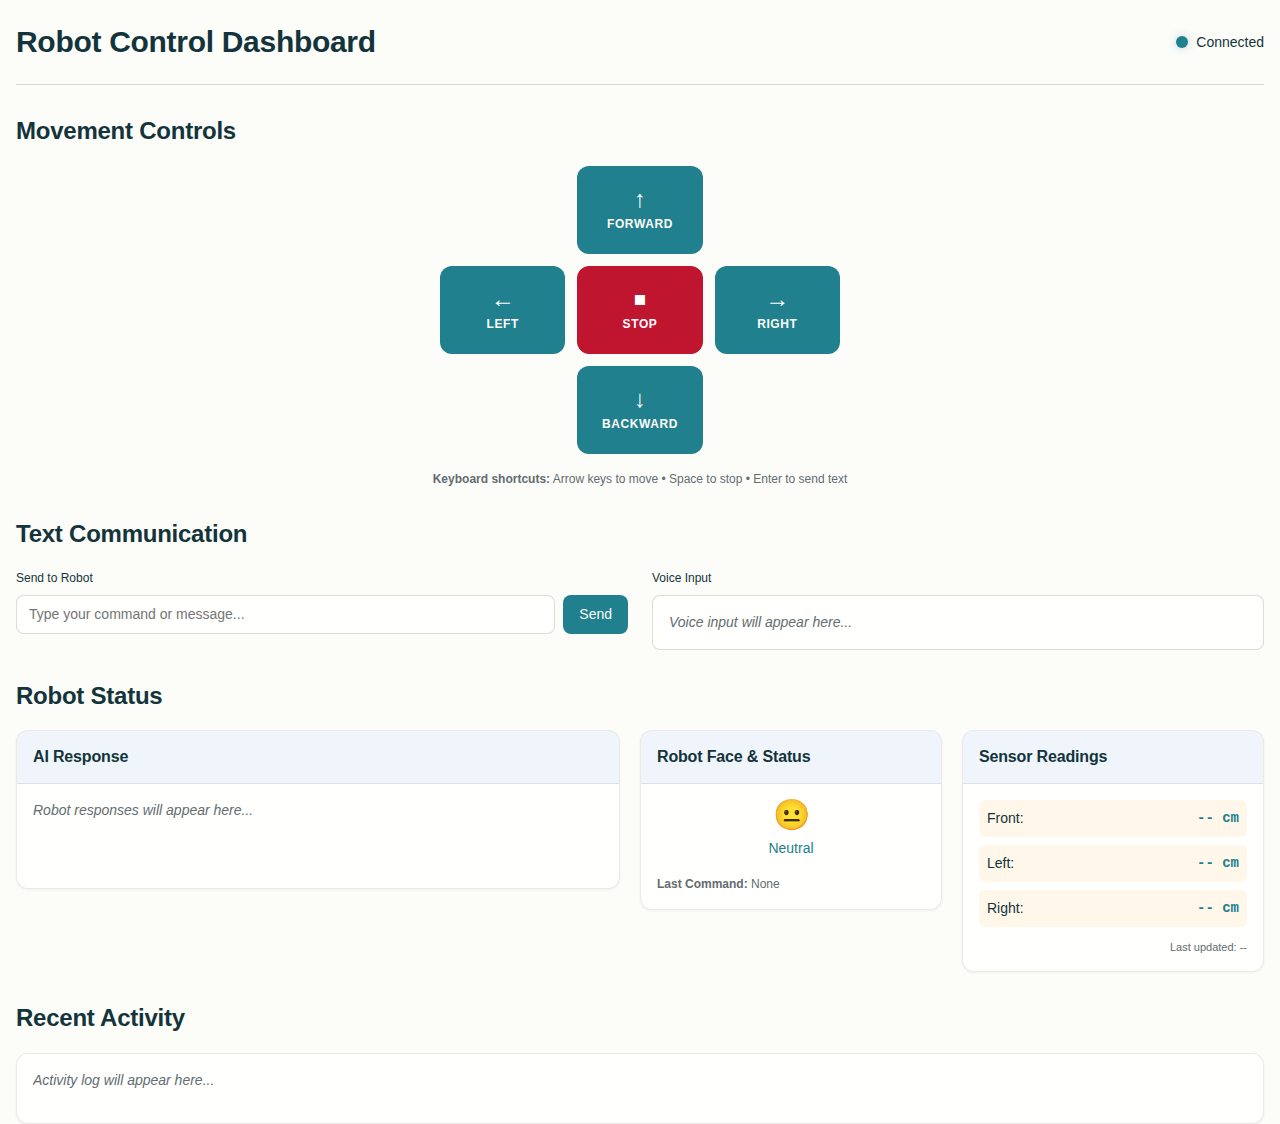
<file: src/templates/control.html>
<!DOCTYPE html>
<html lang="en">
<head>
    <meta charset="UTF-8">
    <meta name="viewport" content="width=device-width, initial-scale=1.0">
    <title>Robot Control Dashboard</title>
    <link rel="stylesheet" href="../static/css/style2.css">
</head>
<body>
    <div class="container">
        <header class="dashboard-header">
            <h1>Robot Control Dashboard</h1>
            <div class="connection-status">
                <div class="status-indicator" id="connectionStatus"></div>
                <span id="connectionText">Connected</span>
            </div>
        </header>

        <!-- Control Section -->
        <section class="control-section">
            <h2>Movement Controls</h2>
            <div class="control-grid">
                <button class="btn btn--primary control-btn" id="forwardBtn" data-command="move_forward">
                    <span class="control-icon">↑</span>
                    <span class="control-label">Forward</span>
                </button>
                <button class="btn btn--primary control-btn" id="leftBtn" data-command="turn_left">
                    <span class="control-icon">←</span>
                    <span class="control-label">Left</span>
                </button>
                <button class="btn btn--outline control-btn stop-btn" id="stopBtn" data-command="stop">
                    <span class="control-icon">⏹</span>
                    <span class="control-label">Stop</span>
                </button>
                <button class="btn btn--primary control-btn" id="rightBtn" data-command="turn_right">
                    <span class="control-icon">→</span>
                    <span class="control-label">Right</span>
                </button>
                <button class="btn btn--primary control-btn" id="backwardBtn" data-command="move_backward">
                    <span class="control-icon">↓</span>
                    <span class="control-label">Backward</span>
                </button>
            </div>
            <div class="keyboard-help">
                <p><strong>Keyboard shortcuts:</strong> Arrow keys to move • Space to stop • Enter to send text</p>
            </div>
        </section>

        <!-- Text Communication Section -->
        <section class="communication-section">
            <h2>Text Communication</h2>
            <div class="communication-grid">
                <div class="input-group">
                    <label class="form-label" for="textInput">Send to Robot</label>
                    <div class="input-with-button">
                        <input type="text" class="form-control" id="textInput" placeholder="Type your command or message...">
                        <button class="btn btn--primary" id="sendBtn">Send</button>
                    </div>
                </div>
                <div class="input-group">
                    <label class="form-label">Voice Input</label>
                    <div class="voice-display" id="voiceDisplay">
                        <span class="placeholder-text">Voice input will appear here...</span>
                    </div>
                </div>
            </div>
        </section>

        <!-- Robot Status Display -->
        <section class="status-section">
            <h2>Robot Status</h2>
            <div class="status-grid">
                <div class="card status-card">
                    <div class="card__header">
                        <h3>AI Response</h3>
                    </div>
                    <div class="card__body">
                        <div class="response-display" id="aiResponse">
                            <p class="placeholder-text">Robot responses will appear here...</p>
                        </div>
                        <div class="response-timestamp" id="responseTimestamp"></div>
                    </div>
                </div>

                <div class="card status-card">
                    <div class="card__header">
                        <h3>Robot Face & Status</h3>
                    </div>
                    <div class="card__body">
                        <div class="face-display">
                            <div class="face-emoji" id="faceEmoji">😐</div>
                            <div class="face-status" id="faceStatus">neutral</div>
                        </div>
                        <div class="last-command">
                            <strong>Last Command:</strong> <span id="lastCommand">None</span>
                        </div>
                    </div>
                </div>

                <div class="card status-card">
                    <div class="card__header">
                        <h3>Sensor Readings</h3>
                    </div>
                    <div class="card__body">
                        <div class="sensor-grid">
                            <div class="sensor-reading">
                                <span class="sensor-label">Front:</span>
                                <span class="sensor-value" id="frontSensor">-- cm</span>
                            </div>
                            <div class="sensor-reading">
                                <span class="sensor-label">Left:</span>
                                <span class="sensor-value" id="leftSensor">-- cm</span>
                            </div>
                            <div class="sensor-reading">
                                <span class="sensor-label">Right:</span>
                                <span class="sensor-value" id="rightSensor">-- cm</span>
                            </div>
                        </div>
                        <div class="sensor-timestamp" id="sensorTimestamp">Last updated: --</div>
                    </div>
                </div>
            </div>
        </section>

        <!-- Conversation History -->
        <section class="history-section">
            <h2>Recent Activity</h2>
            <div class="card">
                <div class="card__body">
                    <div class="conversation-history" id="conversationHistory">
                        <p class="placeholder-text">Activity log will appear here...</p>
                    </div>
                </div>
            </div>
        </section>
    </div>

    <script src="../static/js/script2.js"></script>
</body>
</html>
</file>
<file: src/static/css/style.css>
:root {
    --primary-color: #007AFF;
    --background-color: #FFFFFF;
    --secondary-background: #F5F5F7;
    --text-color: #1D1D1F;
    --secondary-text-color: #6E6E73;
    --border-color: #D2D2D7;
    --header-bg: rgba(255, 255, 255, 0.7);
}

[data-theme="dark"] {
    --primary-color: #0A84FF;
    --background-color: #000000;
    --secondary-background: #1C1C1E;
    --text-color: #F5F5F7;
    --secondary-text-color: #8D8D93;
    --border-color: #3A3A3C;
    --header-bg: rgba(28, 28, 30, 0.7);
}

body {
    font-family: -apple-system, BlinkMacSystemFont, "Segoe UI", Roboto, Helvetica, Arial, sans-serif;
    margin: 0;
    background-color: var(--background-color);
    color: var(--text-color);
    line-height: 1.6;
    transition: background-color 0.3s, color 0.3s;
}

header {
    background-color: var(--header-bg);
    backdrop-filter: blur(10px);
    -webkit-backdrop-filter: blur(10px);
    border-bottom: 1px solid var(--border-color);
    position: sticky;
    top: 0;
    z-index: 100;
    transition: background-color 0.3s, border-color 0.3s;
}

nav {
    display: flex;
    justify-content: space-between;
    align-items: center;
    max-width: 1200px;
    margin: 0 auto;
    padding: 0 20px;
    height: 60px;
}

.logo {
    font-size: 1.5em;
    font-weight: 600;
}

nav ul {
    list-style: none;
    display: flex;
    gap: 25px;
    align-items: center;
    margin: 0;
    padding: 0;
}

nav a {
    text-decoration: none;
    color: var(--text-color);
    font-size: 1em;
    transition: color 0.3s ease;
}

nav a:hover {
    color: var(--primary-color);
}

main {
    max-width: 1200px;
    margin: 0 auto;
    padding: 0 20px;
}

section {
    padding: 80px 0;
    text-align: center;
}

#hero {
    min-height: 80vh;
    display: flex;
    flex-direction: column;
    justify-content: center;
    align-items: center;
    text-align: center;
}

.hero-content h1 {
    font-size: 4rem;
    font-weight: 700;
    margin-bottom: 10px;
}

.subtitle {
    font-size: 1.5rem;
    color: var(--secondary-text-color);
    margin-bottom: 30px;
    max-width: 600px;
}

.cta-button {
    background-color: var(--primary-color);
    color: white;
    padding: 15px 30px;
    border-radius: 30px;
    text-decoration: none;
    font-weight: 500;
    transition: background-color 0.3s ease;
}

.cta-button:hover {
    filter: brightness(1.1);
}

section h2 {
    font-size: 2.5rem;
    margin-bottom: 50px;
}

.feature-grid {
    display: grid;
    grid-template-columns: repeat(auto-fit, minmax(250px, 1fr));
    gap: 30px;
    text-align: left;
}

.feature-card {
    background-color: var(--secondary-background);
    padding: 30px;
    border-radius: 20px;
    text-align: center;
    transition: background-color 0.3s;
}

.feature-card img {
    max-width: 100px;
    margin-bottom: 20px;
}

.feature-card h3 {
    font-size: 1.5rem;
    margin-bottom: 10px;
}

.gallery-grid {
    display: grid;
    grid-template-columns: repeat(auto-fit, minmax(150px, 1fr));
    gap: 20px;
    align-items: center;
}

.gallery-grid figure {
    margin: 0;
    background-color: var(--secondary-background);
    padding: 20px;
    border-radius: 20px;
    transition: background-color 0.3s;
}

.gallery-grid img {
    width: 100%;
    max-width: 120px;
    height: auto;
    border-radius: 10px;
    margin: 0 auto;
    display: block;
}

.gallery-grid figcaption {
    margin-top: 10px;
    font-weight: 500;
    color: var(--secondary-text-color);
}

.specs-container, .about-container {
    display: grid;
    grid-template-columns: repeat(auto-fit, minmax(300px, 1fr));
    gap: 30px;
    text-align: left;
}

.spec-item, .about-item {
    background-color: var(--secondary-background);
    padding: 30px;
    border-radius: 20px;
    transition: background-color 0.3s;
}

.spec-item h4, .about-item h3 {
    font-size: 1.5rem;
    border-bottom: 1px solid var(--border-color);
    padding-bottom: 10px;
    margin-bottom: 20px;
    transition: border-color 0.3s;
}

.spec-item ul {
    list-style: none;
    padding: 0;
}

.spec-item li {
    margin-bottom: 10px;
}

footer {
    text-align: center;
    padding: 40px 20px;
    border-top: 1px solid var(--border-color);
    color: var(--secondary-text-color);
    transition: border-color 0.3s, color 0.3s;
}

/* Theme Toggle */
.theme-switch-wrapper {
    display: flex;
    align-items: center;
}
.theme-switch {
    display: inline-block;
    height: 24px;
    position: relative;
    width: 44px;
}
.theme-switch input {
    display:none;
}
.slider {
    background-color: #ccc;
    bottom: 0;
    cursor: pointer;
    left: 0;
    position: absolute;
    right: 0;
    top: 0;
    transition: .4s;
    border-radius: 24px;
}
.slider:before {
    background-color: #fff;
    bottom: 4px;
    content: "";
    height: 16px;
    left: 4px;
    position: absolute;
    transition: .4s;
    width: 16px;
    border-radius: 50%;
}
input:checked + .slider {
    background-color: var(--primary-color);
}
input:checked + .slider:before {
    transform: translateX(20px);
}

/* Setup Section Tabs */
.tabs {
    display: flex;
    justify-content: center;
    margin-bottom: 40px;
    border-bottom: 1px solid var(--border-color);
}
.tab-button {
    background: none;
    border: none;
    padding: 15px 20px;
    cursor: pointer;
    font-size: 1.1rem;
    color: var(--secondary-text-color);
    border-bottom: 3px solid transparent;
    transition: color 0.3s, border-bottom-color 0.3s;
}
.tab-button.active {
    color: var(--text-color);
    border-bottom-color: var(--primary-color);
}
.tab-content {
    display: none;
    text-align: left;
    background-color: var(--secondary-background);
    padding: 30px;
    border-radius: 20px;
}
.tab-content.active {
    display: block;
}
.tab-content pre {
    background-color: var(--background-color);
    padding: 15px;
    border-radius: 10px;
    white-space: pre-wrap;
    word-wrap: break-word;
    border: 1px solid var(--border-color);
}
.tab-content code {
    font-family: "SF Mono", "Fira Code", "Consolas", monospace;
}

/* Scroll animation */
html {
    scroll-behavior: smooth;
}
</file>
<file: src/static/css/style2.css>
:root {
  /* Primitive Color Tokens */
  --color-white: rgba(255, 255, 255, 1);
  --color-black: rgba(0, 0, 0, 1);
  --color-cream-50: rgba(252, 252, 249, 1);
  --color-cream-100: rgba(255, 255, 253, 1);
  --color-gray-200: rgba(245, 245, 245, 1);
  --color-gray-300: rgba(167, 169, 169, 1);
  --color-gray-400: rgba(119, 124, 124, 1);
  --color-slate-500: rgba(98, 108, 113, 1);
  --color-brown-600: rgba(94, 82, 64, 1);
  --color-charcoal-700: rgba(31, 33, 33, 1);
  --color-charcoal-800: rgba(38, 40, 40, 1);
  --color-slate-900: rgba(19, 52, 59, 1);
  --color-teal-300: rgba(50, 184, 198, 1);
  --color-teal-400: rgba(45, 166, 178, 1);
  --color-teal-500: rgba(33, 128, 141, 1);
  --color-teal-600: rgba(29, 116, 128, 1);
  --color-teal-700: rgba(26, 104, 115, 1);
  --color-teal-800: rgba(41, 150, 161, 1);
  --color-red-400: rgba(255, 84, 89, 1);
  --color-red-500: rgba(192, 21, 47, 1);
  --color-orange-400: rgba(230, 129, 97, 1);
  --color-orange-500: rgba(168, 75, 47, 1);

  /* RGB versions for opacity control */
  --color-brown-600-rgb: 94, 82, 64;
  --color-teal-500-rgb: 33, 128, 141;
  --color-slate-900-rgb: 19, 52, 59;
  --color-slate-500-rgb: 98, 108, 113;
  --color-red-500-rgb: 192, 21, 47;
  --color-red-400-rgb: 255, 84, 89;
  --color-orange-500-rgb: 168, 75, 47;
  --color-orange-400-rgb: 230, 129, 97;

  /* Background color tokens (Light Mode) */
  --color-bg-1: rgba(59, 130, 246, 0.08); /* Light blue */
  --color-bg-2: rgba(245, 158, 11, 0.08); /* Light yellow */
  --color-bg-3: rgba(34, 197, 94, 0.08); /* Light green */
  --color-bg-4: rgba(239, 68, 68, 0.08); /* Light red */
  --color-bg-5: rgba(147, 51, 234, 0.08); /* Light purple */
  --color-bg-6: rgba(249, 115, 22, 0.08); /* Light orange */
  --color-bg-7: rgba(236, 72, 153, 0.08); /* Light pink */
  --color-bg-8: rgba(6, 182, 212, 0.08); /* Light cyan */

  /* Semantic Color Tokens (Light Mode) */
  --color-background: var(--color-cream-50);
  --color-surface: var(--color-cream-100);
  --color-text: var(--color-slate-900);
  --color-text-secondary: var(--color-slate-500);
  --color-primary: var(--color-teal-500);
  --color-primary-hover: var(--color-teal-600);
  --color-primary-active: var(--color-teal-700);
  --color-secondary: rgba(var(--color-brown-600-rgb), 0.12);
  --color-secondary-hover: rgba(var(--color-brown-600-rgb), 0.2);
  --color-secondary-active: rgba(var(--color-brown-600-rgb), 0.25);
  --color-border: rgba(var(--color-brown-600-rgb), 0.2);
  --color-btn-primary-text: var(--color-cream-50);
  --color-card-border: rgba(var(--color-brown-600-rgb), 0.12);
  --color-card-border-inner: rgba(var(--color-brown-600-rgb), 0.12);
  --color-error: var(--color-red-500);
  --color-success: var(--color-teal-500);
  --color-warning: var(--color-orange-500);
  --color-info: var(--color-slate-500);
  --color-focus-ring: rgba(var(--color-teal-500-rgb), 0.4);
  --color-select-caret: rgba(var(--color-slate-900-rgb), 0.8);

  /* Common style patterns */
  --focus-ring: 0 0 0 3px var(--color-focus-ring);
  --focus-outline: 2px solid var(--color-primary);
  --status-bg-opacity: 0.15;
  --status-border-opacity: 0.25;
  --select-caret-light: url("data:image/svg+xml,%3Csvg xmlns='http://www.w3.org/2000/svg' width='16' height='16' viewBox='0 0 24 24' fill='none' stroke='%23134252' stroke-width='2' stroke-linecap='round' stroke-linejoin='round'%3E%3Cpolyline points='6 9 12 15 18 9'%3E%3C/polyline%3E%3C/svg%3E");
  --select-caret-dark: url("data:image/svg+xml,%3Csvg xmlns='http://www.w3.org/2000/svg' width='16' height='16' viewBox='0 0 24 24' fill='none' stroke='%23f5f5f5' stroke-width='2' stroke-linecap='round' stroke-linejoin='round'%3E%3Cpolyline points='6 9 12 15 18 9'%3E%3C/polyline%3E%3C/svg%3E");

  /* RGB versions for opacity control */
  --color-success-rgb: 33, 128, 141;
  --color-error-rgb: 192, 21, 47;
  --color-warning-rgb: 168, 75, 47;
  --color-info-rgb: 98, 108, 113;

  /* Typography */
  --font-family-base: "FKGroteskNeue", "Geist", "Inter", -apple-system,
    BlinkMacSystemFont, "Segoe UI", Roboto, sans-serif;
  --font-family-mono: "Berkeley Mono", ui-monospace, SFMono-Regular, Menlo,
    Monaco, Consolas, monospace;
  --font-size-xs: 11px;
  --font-size-sm: 12px;
  --font-size-base: 14px;
  --font-size-md: 14px;
  --font-size-lg: 16px;
  --font-size-xl: 18px;
  --font-size-2xl: 20px;
  --font-size-3xl: 24px;
  --font-size-4xl: 30px;
  --font-weight-normal: 400;
  --font-weight-medium: 500;
  --font-weight-semibold: 550;
  --font-weight-bold: 600;
  --line-height-tight: 1.2;
  --line-height-normal: 1.5;
  --letter-spacing-tight: -0.01em;

  /* Spacing */
  --space-0: 0;
  --space-1: 1px;
  --space-2: 2px;
  --space-4: 4px;
  --space-6: 6px;
  --space-8: 8px;
  --space-10: 10px;
  --space-12: 12px;
  --space-16: 16px;
  --space-20: 20px;
  --space-24: 24px;
  --space-32: 32px;

  /* Border Radius */
  --radius-sm: 6px;
  --radius-base: 8px;
  --radius-md: 10px;
  --radius-lg: 12px;
  --radius-full: 9999px;

  /* Shadows */
  --shadow-xs: 0 1px 2px rgba(0, 0, 0, 0.02);
  --shadow-sm: 0 1px 3px rgba(0, 0, 0, 0.04), 0 1px 2px rgba(0, 0, 0, 0.02);
  --shadow-md: 0 4px 6px -1px rgba(0, 0, 0, 0.04),
    0 2px 4px -1px rgba(0, 0, 0, 0.02);
  --shadow-lg: 0 10px 15px -3px rgba(0, 0, 0, 0.04),
    0 4px 6px -2px rgba(0, 0, 0, 0.02);
  --shadow-inset-sm: inset 0 1px 0 rgba(255, 255, 255, 0.15),
    inset 0 -1px 0 rgba(0, 0, 0, 0.03);

  /* Animation */
  --duration-fast: 150ms;
  --duration-normal: 250ms;
  --ease-standard: cubic-bezier(0.16, 1, 0.3, 1);

  /* Layout */
  --container-sm: 640px;
  --container-md: 768px;
  --container-lg: 1024px;
  --container-xl: 1280px;
}

/* Dark mode colors */
@media (prefers-color-scheme: dark) {
  :root {
    /* RGB versions for opacity control (Dark Mode) */
    --color-gray-400-rgb: 119, 124, 124;
    --color-teal-300-rgb: 50, 184, 198;
    --color-gray-300-rgb: 167, 169, 169;
    --color-gray-200-rgb: 245, 245, 245;

    /* Background color tokens (Dark Mode) */
    --color-bg-1: rgba(29, 78, 216, 0.15); /* Dark blue */
    --color-bg-2: rgba(180, 83, 9, 0.15); /* Dark yellow */
    --color-bg-3: rgba(21, 128, 61, 0.15); /* Dark green */
    --color-bg-4: rgba(185, 28, 28, 0.15); /* Dark red */
    --color-bg-5: rgba(107, 33, 168, 0.15); /* Dark purple */
    --color-bg-6: rgba(194, 65, 12, 0.15); /* Dark orange */
    --color-bg-7: rgba(190, 24, 93, 0.15); /* Dark pink */
    --color-bg-8: rgba(8, 145, 178, 0.15); /* Dark cyan */

    /* Semantic Color Tokens (Dark Mode) */
    --color-background: var(--color-charcoal-700);
    --color-surface: var(--color-charcoal-800);
    --color-text: var(--color-gray-200);
    --color-text-secondary: rgba(var(--color-gray-300-rgb), 0.7);
    --color-primary: var(--color-teal-300);
    --color-primary-hover: var(--color-teal-400);
    --color-primary-active: var(--color-teal-800);
    --color-secondary: rgba(var(--color-gray-400-rgb), 0.15);
    --color-secondary-hover: rgba(var(--color-gray-400-rgb), 0.25);
    --color-secondary-active: rgba(var(--color-gray-400-rgb), 0.3);
    --color-border: rgba(var(--color-gray-400-rgb), 0.3);
    --color-error: var(--color-red-400);
    --color-success: var(--color-teal-300);
    --color-warning: var(--color-orange-400);
    --color-info: var(--color-gray-300);
    --color-focus-ring: rgba(var(--color-teal-300-rgb), 0.4);
    --color-btn-primary-text: var(--color-slate-900);
    --color-card-border: rgba(var(--color-gray-400-rgb), 0.2);
    --color-card-border-inner: rgba(var(--color-gray-400-rgb), 0.15);
    --shadow-inset-sm: inset 0 1px 0 rgba(255, 255, 255, 0.1),
      inset 0 -1px 0 rgba(0, 0, 0, 0.15);
    --button-border-secondary: rgba(var(--color-gray-400-rgb), 0.2);
    --color-border-secondary: rgba(var(--color-gray-400-rgb), 0.2);
    --color-select-caret: rgba(var(--color-gray-200-rgb), 0.8);

    /* Common style patterns - updated for dark mode */
    --focus-ring: 0 0 0 3px var(--color-focus-ring);
    --focus-outline: 2px solid var(--color-primary);
    --status-bg-opacity: 0.15;
    --status-border-opacity: 0.25;
    --select-caret-light: url("data:image/svg+xml,%3Csvg xmlns='http://www.w3.org/2000/svg' width='16' height='16' viewBox='0 0 24 24' fill='none' stroke='%23134252' stroke-width='2' stroke-linecap='round' stroke-linejoin='round'%3E%3Cpolyline points='6 9 12 15 18 9'%3E%3C/polyline%3E%3C/svg%3E");
    --select-caret-dark: url("data:image/svg+xml,%3Csvg xmlns='http://www.w3.org/2000/svg' width='16' height='16' viewBox='0 0 24 24' fill='none' stroke='%23f5f5f5' stroke-width='2' stroke-linecap='round' stroke-linejoin='round'%3E%3Cpolyline points='6 9 12 15 18 9'%3E%3C/polyline%3E%3C/svg%3E");

    /* RGB versions for dark mode */
    --color-success-rgb: var(--color-teal-300-rgb);
    --color-error-rgb: var(--color-red-400-rgb);
    --color-warning-rgb: var(--color-orange-400-rgb);
    --color-info-rgb: var(--color-gray-300-rgb);
  }
}

/* Data attribute for manual theme switching */
[data-color-scheme="dark"] {
  /* RGB versions for opacity control (dark mode) */
  --color-gray-400-rgb: 119, 124, 124;
  --color-teal-300-rgb: 50, 184, 198;
  --color-gray-300-rgb: 167, 169, 169;
  --color-gray-200-rgb: 245, 245, 245;

  /* Colorful background palette - Dark Mode */
  --color-bg-1: rgba(29, 78, 216, 0.15); /* Dark blue */
  --color-bg-2: rgba(180, 83, 9, 0.15); /* Dark yellow */
  --color-bg-3: rgba(21, 128, 61, 0.15); /* Dark green */
  --color-bg-4: rgba(185, 28, 28, 0.15); /* Dark red */
  --color-bg-5: rgba(107, 33, 168, 0.15); /* Dark purple */
  --color-bg-6: rgba(194, 65, 12, 0.15); /* Dark orange */
  --color-bg-7: rgba(190, 24, 93, 0.15); /* Dark pink */
  --color-bg-8: rgba(8, 145, 178, 0.15); /* Dark cyan */

  /* Semantic Color Tokens (Dark Mode) */
  --color-background: var(--color-charcoal-700);
  --color-surface: var(--color-charcoal-800);
  --color-text: var(--color-gray-200);
  --color-text-secondary: rgba(var(--color-gray-300-rgb), 0.7);
  --color-primary: var(--color-teal-300);
  --color-primary-hover: var(--color-teal-400);
  --color-primary-active: var(--color-teal-800);
  --color-secondary: rgba(var(--color-gray-400-rgb), 0.15);
  --color-secondary-hover: rgba(var(--color-gray-400-rgb), 0.25);
  --color-secondary-active: rgba(var(--color-gray-400-rgb), 0.3);
  --color-border: rgba(var(--color-gray-400-rgb), 0.3);
  --color-error: var(--color-red-400);
  --color-success: var(--color-teal-300);
  --color-warning: var(--color-orange-400);
  --color-info: var(--color-gray-300);
  --color-focus-ring: rgba(var(--color-teal-300-rgb), 0.4);
  --color-btn-primary-text: var(--color-slate-900);
  --color-card-border: rgba(var(--color-gray-400-rgb), 0.15);
  --color-card-border-inner: rgba(var(--color-gray-400-rgb), 0.15);
  --shadow-inset-sm: inset 0 1px 0 rgba(255, 255, 255, 0.1),
    inset 0 -1px 0 rgba(0, 0, 0, 0.15);
  --color-border-secondary: rgba(var(--color-gray-400-rgb), 0.2);
  --color-select-caret: rgba(var(--color-gray-200-rgb), 0.8);

  /* Common style patterns - updated for dark mode */
  --focus-ring: 0 0 0 3px var(--color-focus-ring);
  --focus-outline: 2px solid var(--color-primary);
  --status-bg-opacity: 0.15;
  --status-border-opacity: 0.25;
  --select-caret-light: url("data:image/svg+xml,%3Csvg xmlns='http://www.w3.org/2000/svg' width='16' height='16' viewBox='0 0 24 24' fill='none' stroke='%23134252' stroke-width='2' stroke-linecap='round' stroke-linejoin='round'%3E%3Cpolyline points='6 9 12 15 18 9'%3E%3C/polyline%3E%3C/svg%3E");
  --select-caret-dark: url("data:image/svg+xml,%3Csvg xmlns='http://www.w3.org/2000/svg' width='16' height='16' viewBox='0 0 24 24' fill='none' stroke='%23f5f5f5' stroke-width='2' stroke-linecap='round' stroke-linejoin='round'%3E%3Cpolyline points='6 9 12 15 18 9'%3E%3C/polyline%3E%3C/svg%3E");

  /* RGB versions for dark mode */
  --color-success-rgb: var(--color-teal-300-rgb);
  --color-error-rgb: var(--color-red-400-rgb);
  --color-warning-rgb: var(--color-orange-400-rgb);
  --color-info-rgb: var(--color-gray-300-rgb);
}

[data-color-scheme="light"] {
  /* RGB versions for opacity control (light mode) */
  --color-brown-600-rgb: 94, 82, 64;
  --color-teal-500-rgb: 33, 128, 141;
  --color-slate-900-rgb: 19, 52, 59;

  /* Semantic Color Tokens (Light Mode) */
  --color-background: var(--color-cream-50);
  --color-surface: var(--color-cream-100);
  --color-text: var(--color-slate-900);
  --color-text-secondary: var(--color-slate-500);
  --color-primary: var(--color-teal-500);
  --color-primary-hover: var(--color-teal-600);
  --color-primary-active: var(--color-teal-700);
  --color-secondary: rgba(var(--color-brown-600-rgb), 0.12);
  --color-secondary-hover: rgba(var(--color-brown-600-rgb), 0.2);
  --color-secondary-active: rgba(var(--color-brown-600-rgb), 0.25);
  --color-border: rgba(var(--color-brown-600-rgb), 0.2);
  --color-btn-primary-text: var(--color-cream-50);
  --color-card-border: rgba(var(--color-brown-600-rgb), 0.12);
  --color-card-border-inner: rgba(var(--color-brown-600-rgb), 0.12);
  --color-error: var(--color-red-500);
  --color-success: var(--color-teal-500);
  --color-warning: var(--color-orange-500);
  --color-info: var(--color-slate-500);
  --color-focus-ring: rgba(var(--color-teal-500-rgb), 0.4);

  /* RGB versions for light mode */
  --color-success-rgb: var(--color-teal-500-rgb);
  --color-error-rgb: var(--color-red-500-rgb);
  --color-warning-rgb: var(--color-orange-500-rgb);
  --color-info-rgb: var(--color-slate-500-rgb);
}

/* Base styles */
html {
  font-size: var(--font-size-base);
  font-family: var(--font-family-base);
  line-height: var(--line-height-normal);
  color: var(--color-text);
  background-color: var(--color-background);
  -webkit-font-smoothing: antialiased;
  box-sizing: border-box;
}

body {
  margin: 0;
  padding: 0;
}

*,
*::before,
*::after {
  box-sizing: inherit;
}

/* Typography */
h1,
h2,
h3,
h4,
h5,
h6 {
  margin: 0;
  font-weight: var(--font-weight-semibold);
  line-height: var(--line-height-tight);
  color: var(--color-text);
  letter-spacing: var(--letter-spacing-tight);
}

h1 {
  font-size: var(--font-size-4xl);
}
h2 {
  font-size: var(--font-size-3xl);
}
h3 {
  font-size: var(--font-size-2xl);
}
h4 {
  font-size: var(--font-size-xl);
}
h5 {
  font-size: var(--font-size-lg);
}
h6 {
  font-size: var(--font-size-md);
}

p {
  margin: 0 0 var(--space-16) 0;
}

a {
  color: var(--color-primary);
  text-decoration: none;
  transition: color var(--duration-fast) var(--ease-standard);
}

a:hover {
  color: var(--color-primary-hover);
}

code,
pre {
  font-family: var(--font-family-mono);
  font-size: calc(var(--font-size-base) * 0.95);
  background-color: var(--color-secondary);
  border-radius: var(--radius-sm);
}

code {
  padding: var(--space-1) var(--space-4);
}

pre {
  padding: var(--space-16);
  margin: var(--space-16) 0;
  overflow: auto;
  border: 1px solid var(--color-border);
}

pre code {
  background: none;
  padding: 0;
}

/* Buttons */
.btn {
  display: inline-flex;
  align-items: center;
  justify-content: center;
  padding: var(--space-8) var(--space-16);
  border-radius: var(--radius-base);
  font-size: var(--font-size-base);
  font-weight: 500;
  line-height: 1.5;
  cursor: pointer;
  transition: all var(--duration-normal) var(--ease-standard);
  border: none;
  text-decoration: none;
  position: relative;
}

.btn:focus-visible {
  outline: none;
  box-shadow: var(--focus-ring);
}

.btn--primary {
  background: var(--color-primary);
  color: var(--color-btn-primary-text);
}

.btn--primary:hover {
  background: var(--color-primary-hover);
}

.btn--primary:active {
  background: var(--color-primary-active);
}

.btn--secondary {
  background: var(--color-secondary);
  color: var(--color-text);
}

.btn--secondary:hover {
  background: var(--color-secondary-hover);
}

.btn--secondary:active {
  background: var(--color-secondary-active);
}

.btn--outline {
  background: transparent;
  border: 1px solid var(--color-border);
  color: var(--color-text);
}

.btn--outline:hover {
  background: var(--color-secondary);
}

.btn--sm {
  padding: var(--space-4) var(--space-12);
  font-size: var(--font-size-sm);
  border-radius: var(--radius-sm);
}

.btn--lg {
  padding: var(--space-10) var(--space-20);
  font-size: var(--font-size-lg);
  border-radius: var(--radius-md);
}

.btn--full-width {
  width: 100%;
}

.btn:disabled {
  opacity: 0.5;
  cursor: not-allowed;
}

/* Form elements */
.form-control {
  display: block;
  width: 100%;
  padding: var(--space-8) var(--space-12);
  font-size: var(--font-size-md);
  line-height: 1.5;
  color: var(--color-text);
  background-color: var(--color-surface);
  border: 1px solid var(--color-border);
  border-radius: var(--radius-base);
  transition: border-color var(--duration-fast) var(--ease-standard),
    box-shadow var(--duration-fast) var(--ease-standard);
}

textarea.form-control {
  font-family: var(--font-family-base);
  font-size: var(--font-size-base);
}

select.form-control {
  padding: var(--space-8) var(--space-12);
  -webkit-appearance: none;
  -moz-appearance: none;
  appearance: none;
  background-image: var(--select-caret-light);
  background-repeat: no-repeat;
  background-position: right var(--space-12) center;
  background-size: 16px;
  padding-right: var(--space-32);
}

/* Add a dark mode specific caret */
@media (prefers-color-scheme: dark) {
  select.form-control {
    background-image: var(--select-caret-dark);
  }
}

/* Also handle data-color-scheme */
[data-color-scheme="dark"] select.form-control {
  background-image: var(--select-caret-dark);
}

[data-color-scheme="light"] select.form-control {
  background-image: var(--select-caret-light);
}

.form-control:focus {
  border-color: var(--color-primary);
  outline: var(--focus-outline);
}

.form-label {
  display: block;
  margin-bottom: var(--space-8);
  font-weight: var(--font-weight-medium);
  font-size: var(--font-size-sm);
}

.form-group {
  margin-bottom: var(--space-16);
}

/* Card component */
.card {
  background-color: var(--color-surface);
  border-radius: var(--radius-lg);
  border: 1px solid var(--color-card-border);
  box-shadow: var(--shadow-sm);
  overflow: hidden;
  transition: box-shadow var(--duration-normal) var(--ease-standard);
}

.card:hover {
  box-shadow: var(--shadow-md);
}

.card__body {
  padding: var(--space-16);
}

.card__header,
.card__footer {
  padding: var(--space-16);
  border-bottom: 1px solid var(--color-card-border-inner);
}

/* Status indicators - simplified with CSS variables */
.status {
  display: inline-flex;
  align-items: center;
  padding: var(--space-6) var(--space-12);
  border-radius: var(--radius-full);
  font-weight: var(--font-weight-medium);
  font-size: var(--font-size-sm);
}

.status--success {
  background-color: rgba(
    var(--color-success-rgb, 33, 128, 141),
    var(--status-bg-opacity)
  );
  color: var(--color-success);
  border: 1px solid
    rgba(var(--color-success-rgb, 33, 128, 141), var(--status-border-opacity));
}

.status--error {
  background-color: rgba(
    var(--color-error-rgb, 192, 21, 47),
    var(--status-bg-opacity)
  );
  color: var(--color-error);
  border: 1px solid
    rgba(var(--color-error-rgb, 192, 21, 47), var(--status-border-opacity));
}

.status--warning {
  background-color: rgba(
    var(--color-warning-rgb, 168, 75, 47),
    var(--status-bg-opacity)
  );
  color: var(--color-warning);
  border: 1px solid
    rgba(var(--color-warning-rgb, 168, 75, 47), var(--status-border-opacity));
}

.status--info {
  background-color: rgba(
    var(--color-info-rgb, 98, 108, 113),
    var(--status-bg-opacity)
  );
  color: var(--color-info);
  border: 1px solid
    rgba(var(--color-info-rgb, 98, 108, 113), var(--status-border-opacity));
}

/* Container layout */
.container {
  width: 100%;
  margin-right: auto;
  margin-left: auto;
  padding-right: var(--space-16);
  padding-left: var(--space-16);
}

@media (min-width: 640px) {
  .container {
    max-width: var(--container-sm);
  }
}
@media (min-width: 768px) {
  .container {
    max-width: var(--container-md);
  }
}
@media (min-width: 1024px) {
  .container {
    max-width: var(--container-lg);
  }
}
@media (min-width: 1280px) {
  .container {
    max-width: var(--container-xl);
  }
}

/* Utility classes */
.flex {
  display: flex;
}
.flex-col {
  flex-direction: column;
}
.items-center {
  align-items: center;
}
.justify-center {
  justify-content: center;
}
.justify-between {
  justify-content: space-between;
}
.gap-4 {
  gap: var(--space-4);
}
.gap-8 {
  gap: var(--space-8);
}
.gap-16 {
  gap: var(--space-16);
}

.m-0 {
  margin: 0;
}
.mt-8 {
  margin-top: var(--space-8);
}
.mb-8 {
  margin-bottom: var(--space-8);
}
.mx-8 {
  margin-left: var(--space-8);
  margin-right: var(--space-8);
}
.my-8 {
  margin-top: var(--space-8);
  margin-bottom: var(--space-8);
}

.p-0 {
  padding: 0;
}
.py-8 {
  padding-top: var(--space-8);
  padding-bottom: var(--space-8);
}
.px-8 {
  padding-left: var(--space-8);
  padding-right: var(--space-8);
}
.py-16 {
  padding-top: var(--space-16);
  padding-bottom: var(--space-16);
}
.px-16 {
  padding-left: var(--space-16);
  padding-right: var(--space-16);
}

.block {
  display: block;
}
.hidden {
  display: none;
}

/* Accessibility */
.sr-only {
  position: absolute;
  width: 1px;
  height: 1px;
  padding: 0;
  margin: -1px;
  overflow: hidden;
  clip: rect(0, 0, 0, 0);
  white-space: nowrap;
  border-width: 0;
}

:focus-visible {
  outline: var(--focus-outline);
  outline-offset: 2px;
}

/* Dark mode specifics */
[data-color-scheme="dark"] .btn--outline {
  border: 1px solid var(--color-border-secondary);
}

@font-face {
  font-family: 'FKGroteskNeue';
  src: url('https://r2cdn.perplexity.ai/fonts/FKGroteskNeue.woff2')
    format('woff2');
}

/* END PERPLEXITY DESIGN SYSTEM */
/* Control Section Styles */
.dashboard-header {
    display: flex;
    justify-content: space-between;
    align-items: center;
    padding: var(--space-24) 0;
    border-bottom: 1px solid var(--color-border);
    margin-bottom: var(--space-32);
}

.dashboard-header h1 {
    color: var(--color-text);
    margin: 0;
}

.connection-status {
    display: flex;
    align-items: center;
    gap: var(--space-8);
}

.status-indicator {
    width: 12px;
    height: 12px;
    border-radius: 50%;
    background-color: var(--color-success);
    box-shadow: 0 0 8px rgba(var(--color-success-rgb), 0.3);
}

.status-indicator.disconnected {
    background-color: var(--color-error);
    box-shadow: 0 0 8px rgba(var(--color-error-rgb), 0.3);
}

.control-section {
    margin-bottom: var(--space-32);
}

.control-section h2 {
    margin-bottom: var(--space-20);
    color: var(--color-text);
}

.control-grid {
    display: grid;
    grid-template-columns: 1fr 1fr 1fr;
    grid-template-rows: 1fr 1fr 1fr;
    gap: var(--space-12);
    max-width: 400px;
    margin: 0 auto var(--space-16) auto;
}

.control-btn {
    display: flex;
    flex-direction: column;
    align-items: center;
    gap: var(--space-4);
    padding: var(--space-20);
    font-size: var(--font-size-lg);
    font-weight: var(--font-weight-semibold);
    border-radius: var(--radius-lg);
    transition: all var(--duration-normal) var(--ease-standard);
    min-height: 80px;
    position: relative;
}

.control-btn:hover {
    transform: translateY(-2px);
    box-shadow: var(--shadow-lg);
}

.control-btn:active {
    transform: translateY(0);
    box-shadow: var(--shadow-sm);
}

.control-icon {
    font-size: var(--font-size-3xl);
    line-height: 1;
}

.control-label {
    font-size: var(--font-size-sm);
    text-transform: uppercase;
    letter-spacing: 0.05em;
}

#forwardBtn {
    grid-column: 2;
    grid-row: 1;
}

#leftBtn {
    grid-column: 1;
    grid-row: 2;
}

.stop-btn {
    grid-column: 2;
    grid-row: 2;
    background-color: var(--color-error);
    color: var(--color-white);
    border-color: var(--color-error);
}

.stop-btn:hover {
    background-color: rgba(var(--color-error-rgb), 0.9);
    border-color: rgba(var(--color-error-rgb), 0.9);
}

#rightBtn {
    grid-column: 3;
    grid-row: 2;
}

#backwardBtn {
    grid-column: 2;
    grid-row: 3;
}

.keyboard-help {
    text-align: center;
    color: var(--color-text-secondary);
    font-size: var(--font-size-sm);
    margin-top: var(--space-16);
}

/* Communication Section */
.communication-section {
    margin-bottom: var(--space-32);
}

.communication-section h2 {
    margin-bottom: var(--space-20);
    color: var(--color-text);
}

.communication-grid {
    display: grid;
    grid-template-columns: 1fr 1fr;
    gap: var(--space-24);
}

.input-group {
    display: flex;
    flex-direction: column;
}

.input-with-button {
    display: flex;
    gap: var(--space-8);
}

.input-with-button .form-control {
    flex: 1;
}

.voice-display {
    background-color: var(--color-surface);
    border: 1px solid var(--color-border);
    border-radius: var(--radius-base);
    padding: var(--space-16);
    min-height: 48px;
    display: flex;
    align-items: center;
    font-style: italic;
    color: var(--color-text-secondary);
}

.placeholder-text {
    color: var(--color-text-secondary);
    font-style: italic;
}

/* Status Section */
.status-section {
    margin-bottom: var(--space-32);
}

.status-section h2 {
    margin-bottom: var(--space-20);
    color: var(--color-text);
}

.status-grid {
    display: grid;
    grid-template-columns: 2fr 1fr 1fr;
    gap: var(--space-20);
}

.status-card {
    height: fit-content;
}

.status-card .card__header {
    background-color: var(--color-bg-1);
    border-bottom: 1px solid var(--color-card-border-inner);
}

.status-card .card__header h3 {
    margin: 0;
    font-size: var(--font-size-lg);
    color: var(--color-text);
}

.response-display {
    min-height: 60px;
    margin-bottom: var(--space-12);
}

.response-timestamp {
    font-size: var(--font-size-xs);
    color: var(--color-text-secondary);
    text-align: right;
}

.face-display {
    display: flex;
    flex-direction: column;
    align-items: center;
    gap: var(--space-8);
    margin-bottom: var(--space-16);
}

.face-emoji {
    font-size: var(--font-size-4xl);
    line-height: 1;
}

.face-status {
    font-weight: var(--font-weight-medium);
    color: var(--color-primary);
    text-transform: capitalize;
}

.last-command {
    font-size: var(--font-size-sm);
    color: var(--color-text-secondary);
}

.sensor-grid {
    display: grid;
    gap: var(--space-8);
    margin-bottom: var(--space-12);
}

.sensor-reading {
    display: flex;
    justify-content: space-between;
    align-items: center;
    padding: var(--space-8);
    background-color: var(--color-bg-2);
    border-radius: var(--radius-sm);
}

.sensor-label {
    font-weight: var(--font-weight-medium);
    color: var(--color-text);
}

.sensor-value {
    font-family: var(--font-family-mono);
    font-weight: var(--font-weight-bold);
    color: var(--color-primary);
}

.sensor-timestamp {
    font-size: var(--font-size-xs);
    color: var(--color-text-secondary);
    text-align: right;
}

/* History Section */
.history-section h2 {
    margin-bottom: var(--space-20);
    color: var(--color-text);
}

.conversation-history {
    max-height: 200px;
    overflow-y: auto;
}

.activity-entry {
    display: flex;
    justify-content: space-between;
    align-items: flex-start;
    padding: var(--space-8) 0;
    border-bottom: 1px solid var(--color-card-border-inner);
}

.activity-entry:last-child {
    border-bottom: none;
}

.activity-content {
    flex: 1;
}

.activity-type {
    font-size: var(--font-size-xs);
    font-weight: var(--font-weight-medium);
    color: var(--color-primary);
    text-transform: uppercase;
    letter-spacing: 0.05em;
    margin-bottom: var(--space-2);
}

.activity-text {
    color: var(--color-text);
    font-size: var(--font-size-sm);
}

.activity-timestamp {
    font-size: var(--font-size-xs);
    color: var(--color-text-secondary);
    white-space: nowrap;
    margin-left: var(--space-12);
}

/* Button State Feedback */
.control-btn.active {
    background-color: var(--color-primary-active);
    transform: translateY(0);
    box-shadow: inset 0 2px 4px rgba(0, 0, 0, 0.1);
}

.stop-btn.active {
    background-color: rgba(var(--color-error-rgb), 0.8);
}

/* Responsive Design */
@media (max-width: 768px) {
    .communication-grid {
        grid-template-columns: 1fr;
        gap: var(--space-20);
    }
    
    .status-grid {
        grid-template-columns: 1fr;
        gap: var(--space-16);
    }
    
    .control-grid {
        max-width: 300px;
    }
    
    .control-btn {
        padding: var(--space-16);
        min-height: 60px;
    }
    
    .control-icon {
        font-size: var(--font-size-2xl);
    }
    
    .input-with-button {
        flex-direction: column;
    }
    
    .dashboard-header {
        flex-direction: column;
        gap: var(--space-12);
        text-align: center;
    }
}

/* Loading and Animation States */
.loading {
    opacity: 0.6;
    pointer-events: none;
}

.fade-in {
    animation: fadeIn 0.3s ease-in-out;
}

@keyframes fadeIn {
    from {
        opacity: 0;
        transform: translateY(10px);
    }
    to {
        opacity: 1;
        transform: translateY(0);
    }
}

/* Scrollbar Styling */
.conversation-history::-webkit-scrollbar {
    width: 6px;
}

.conversation-history::-webkit-scrollbar-track {
    background: var(--color-surface);
    border-radius: var(--radius-sm);
}

.conversation-history::-webkit-scrollbar-thumb {
    background: var(--color-border);
    border-radius: var(--radius-sm);
}

.conversation-history::-webkit-scrollbar-thumb:hover {
    background: var(--color-text-secondary);
}

/* Focus States */
.control-btn:focus-visible {
    outline: var(--focus-outline);
    outline-offset: 2px;
}

/* Additional utility classes for dynamic states */
.success-highlight {
    background-color: rgba(var(--color-success-rgb), 0.1);
    border-color: var(--color-success);
}

.error-highlight {
    background-color: rgba(var(--color-error-rgb), 0.1);
    border-color: var(--color-error);
}
</file>
